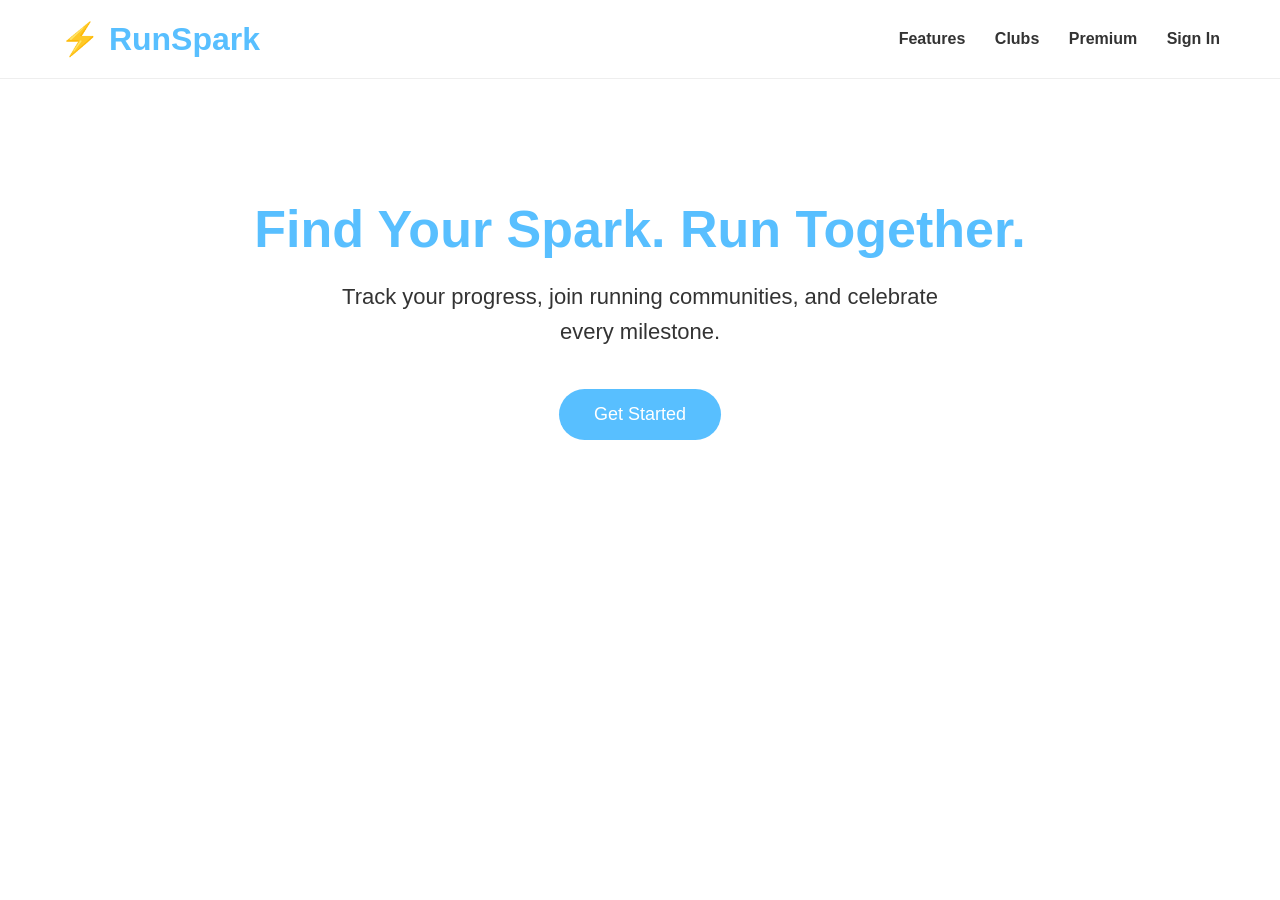
<file: index.html>
<!DOCTYPE html>
<html lang="en">
<head>
    <meta charset="UTF-8">
    <meta name="viewport" content="width=device-width, initial-scale=1.0">
    <title>RunSpark</title>
    <link rel="stylesheet" href="style.css">
</head>

<body>

<header>
    <h1>⚡ RunSpark</h1>

    <nav>
        <a href="#">Features</a>
        <a href="#">Clubs</a>
        <a href="#">Premium</a>
        <a href="login.html">Sign In</a>
    </nav>
</header>

<section class="hero">

    <h2>Find Your Spark. Run Together.</h2>

    <p>
        Track your progress, join running communities,
        and celebrate every milestone.
    </p>

    <a href="signup.html"><button>Get Started</button></a>

</section>

<script>
    // If someone already logged in before, skip straight to the dashboard.
    if (localStorage.getItem('runspark_loggedIn') === 'true') {
        window.location.href = 'dashboard.html';
    }
</script>

</body>
</html>
</file>
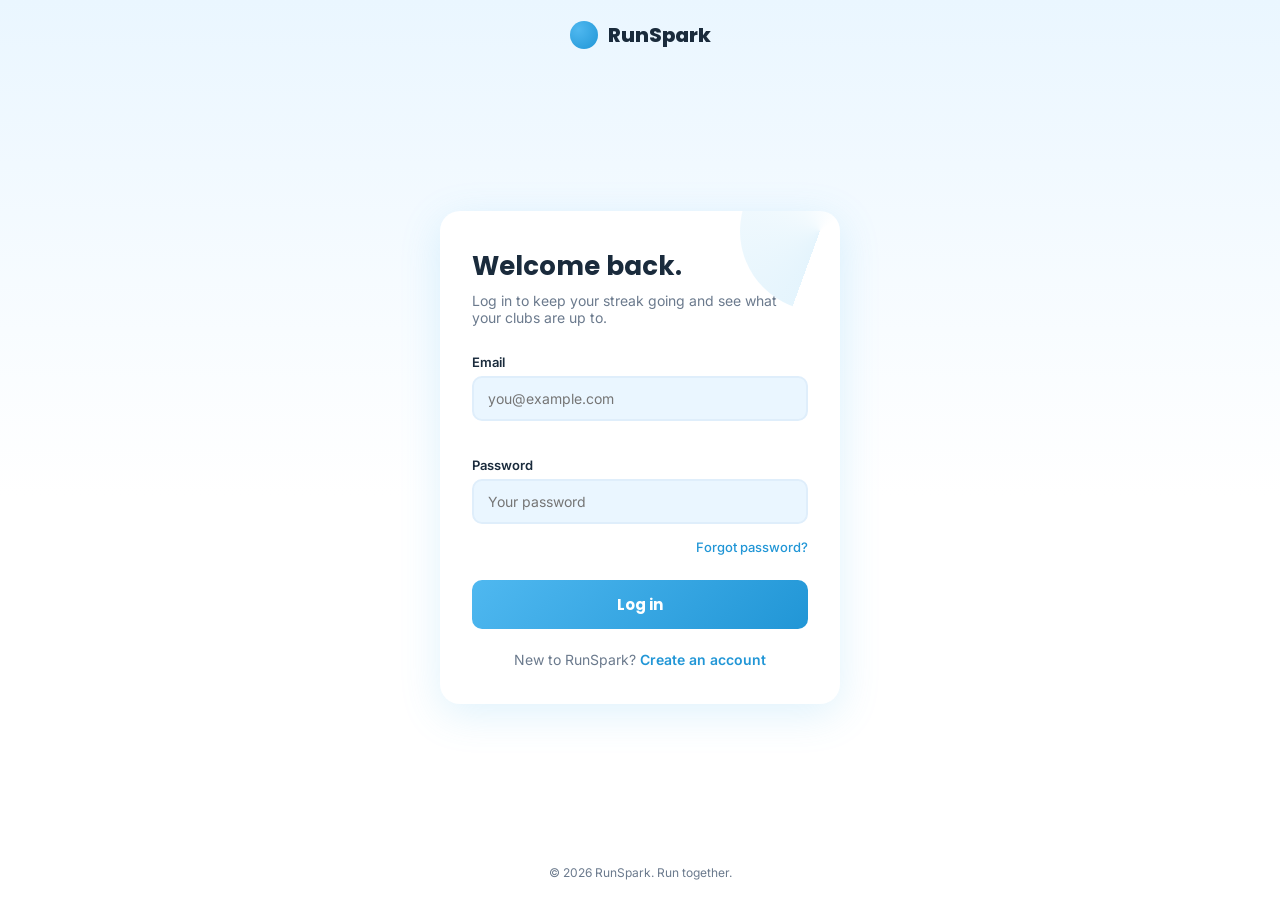
<file: challenges.html>
<!DOCTYPE html>
<html lang="en">
<head>
<meta charset="UTF-8">
<meta name="viewport" content="width=device-width, initial-scale=1.0">
<title>Challenges — RunSpark</title>
<link rel="preconnect" href="https://fonts.googleapis.com">
<link href="https://fonts.googleapis.com/css2?family=Poppins:wght@600;700;800&family=Inter:wght@400;500;600&display=swap" rel="stylesheet">
<style>
  :root {
    --white: #ffffff;
    --sky: #eaf6ff;
    --blue: #4fb8f0;
    --blue-dark: #2196d6;
    --navy: #1a2b3c;
    --gray: #6b7a8d;
    --green: #34b76b;
    --orange: #ff8a3d;
  }

  * { box-sizing: border-box; margin: 0; padding: 0; }

  body {
    font-family: 'Inter', sans-serif;
    background: var(--sky);
    color: var(--navy);
    min-height: 100vh;
  }

  header {
    background: var(--white);
    padding: 14px 24px;
    display: flex;
    align-items: center;
    justify-content: space-between;
    gap: 14px;
    flex-wrap: wrap;
    box-shadow: 0 2px 10px rgba(79, 184, 240, 0.1);
  }

  nav { display: flex; align-items: center; gap: 22px; flex-wrap: wrap; }
  .logo img { height: 34px; width: auto; }
  nav a { text-decoration: none; color: var(--navy); font-weight: 600; font-size: 14px; }
  nav a:hover { color: var(--blue-dark); }
  nav a.active { color: var(--blue-dark); }

  .header-right { display: flex; align-items: center; gap: 16px; }
  .greeting { font-size: 14px; color: var(--gray); }

  .logout-btn {
    background: none;
    border: 2px solid var(--blue);
    color: var(--blue-dark);
    padding: 7px 14px;
    border-radius: 8px;
    font-weight: 600;
    font-size: 13px;
    cursor: pointer;
  }
  .logout-btn:hover { background: var(--sky); }

  main {
    max-width: 960px;
    margin: 0 auto;
    padding: 28px 20px 60px;
  }

  .page-title {
    font-family: 'Poppins', sans-serif;
    font-size: 26px;
    font-weight: 700;
    margin-bottom: 6px;
  }

  .page-subtitle {
    color: var(--gray);
    margin-bottom: 28px;
    font-size: 14px;
  }

  .section { margin-bottom: 36px; }

  .section h2 {
    font-family: 'Poppins', sans-serif;
    font-size: 18px;
    font-weight: 700;
    margin-bottom: 14px;
  }

  .section-sub {
    font-size: 13px;
    color: var(--gray);
    margin-top: -10px;
    margin-bottom: 16px;
  }

  .placeholder-card {
    background: var(--white);
    border-radius: 16px;
    padding: 24px;
    box-shadow: 0 6px 20px rgba(79, 184, 240, 0.12);
    color: var(--gray);
    font-size: 14px;
    text-align: center;
  }

  .challenge-grid {
    display: grid;
    grid-template-columns: repeat(auto-fit, minmax(230px, 1fr));
    gap: 16px;
  }

  .challenge-card {
    background: var(--white);
    border-radius: 16px;
    padding: 20px;
    box-shadow: 0 6px 20px rgba(79, 184, 240, 0.12);
    display: flex;
    flex-direction: column;
    gap: 12px;
  }

  .challenge-top {
    display: flex;
    align-items: center;
    gap: 12px;
  }

  .challenge-icon {
    width: 44px;
    height: 44px;
    border-radius: 12px;
    background: linear-gradient(135deg, var(--blue), var(--blue-dark));
    display: flex;
    align-items: center;
    justify-content: center;
    font-size: 20px;
    flex-shrink: 0;
  }

  .challenge-name {
    font-family: 'Poppins', sans-serif;
    font-weight: 700;
    font-size: 15px;
  }

  .challenge-tag {
    font-size: 11px;
    font-weight: 700;
    padding: 3px 8px;
    border-radius: 6px;
    text-transform: uppercase;
    background: var(--sky);
    color: var(--blue-dark);
    display: inline-block;
    width: fit-content;
  }

  .challenge-desc {
    font-size: 13px;
    color: var(--gray);
  }

  .progress-bar-track {
    background: var(--sky);
    border-radius: 8px;
    height: 10px;
    overflow: hidden;
  }

  .progress-bar-fill {
    background: linear-gradient(90deg, var(--blue), var(--blue-dark));
    height: 100%;
    border-radius: 8px;
  }

  .progress-label {
    font-size: 12px;
    color: var(--gray);
  }

  .join-btn {
    margin-top: auto;
    border: none;
    background: linear-gradient(135deg, var(--blue), var(--blue-dark));
    color: var(--white);
    font-weight: 700;
    font-size: 13px;
    padding: 9px;
    border-radius: 8px;
    cursor: pointer;
  }
  .join-btn:hover { box-shadow: 0 6px 16px rgba(79, 184, 240, 0.35); }

  .badge-grid {
    display: grid;
    grid-template-columns: repeat(auto-fit, minmax(150px, 1fr));
    gap: 14px;
  }

  .badge-info-card {
    background: var(--white);
    border-radius: 16px;
    padding: 18px;
    box-shadow: 0 6px 20px rgba(79, 184, 240, 0.12);
    text-align: center;
  }

  .badge-info-icon {
    width: 56px;
    height: 56px;
    border-radius: 50%;
    background: #dfeefb;
    display: flex;
    align-items: center;
    justify-content: center;
    font-size: 24px;
    margin: 0 auto 10px;
  }

  .badge-info-name {
    font-family: 'Poppins', sans-serif;
    font-weight: 700;
    font-size: 13px;
    margin-bottom: 4px;
  }

  .badge-info-desc {
    font-size: 12px;
    color: var(--gray);
  }
</style>
</head>
<body>

<header>
  <div class="logo">
    <img src="images/runspark-logo.png" alt="RunSpark logo">
  </div>

  <nav>
    <a href="dashboard.html">Dashboard</a>
    <a href="clubs.html">Clubs</a>
    <a href="challenges.html" class="active">Challenges</a>
    <a href="profile.html">Profile</a>
    <a href="premium.html">Premium</a>
    <a href="settings.html">Settings</a>
  </nav>

  <div class="header-right">
    <span class="greeting" id="greeting">Welcome back!</span>
    <button class="logout-btn" id="logoutBtn">Log out</button>
  </div>
</header>

<main>
  <div class="page-title">Challenges</div>
  <div class="page-subtitle">Join a challenge to stay motivated, or just keep running and earn badges automatically.</div>

  <div class="section">
    <h2>My Challenges</h2>
    <div class="placeholder-card">You haven't joined any challenges yet. Browse some below to get started!</div>
  </div>

  <div class="section">
    <h2>Joinable Challenges</h2>
    <div class="section-sub">Set a goal and track your progress toward it.</div>
    <div class="challenge-grid">

      <div class="challenge-card">
        <div class="challenge-top">
          <div class="challenge-icon">📅</div>
          <div>
            <div class="challenge-name">Weekly Warrior</div>
            <span class="challenge-tag">Weekly</span>
          </div>
        </div>
        <div class="challenge-desc">Run 10 miles this week.</div>
        <div class="progress-bar-track"><div class="progress-bar-fill" style="width: 0%;"></div></div>
        <div class="progress-label">0 / 10 miles</div>
        <button class="join-btn">Join Challenge</button>
      </div>

      <div class="challenge-card">
        <div class="challenge-top">
          <div class="challenge-icon">🗓️</div>
          <div>
            <div class="challenge-name">Monthly Momentum</div>
            <span class="challenge-tag">Monthly</span>
          </div>
        </div>
        <div class="challenge-desc">Run 40 miles this month.</div>
        <div class="progress-bar-track"><div class="progress-bar-fill" style="width: 0%;"></div></div>
        <div class="progress-label">0 / 40 miles</div>
        <button class="join-btn">Join Challenge</button>
      </div>

      <div class="challenge-card">
        <div class="challenge-top">
          <div class="challenge-icon">☀️</div>
          <div>
            <div class="challenge-name">Summer Spark</div>
            <span class="challenge-tag">Seasonal</span>
          </div>
        </div>
        <div class="challenge-desc">Run 100 miles before school starts.</div>
        <div class="progress-bar-track"><div class="progress-bar-fill" style="width: 0%;"></div></div>
        <div class="progress-label">0 / 100 miles</div>
        <button class="join-btn">Join Challenge</button>
      </div>

    </div>
  </div>

  <div class="section">
    <h2>Automatic Badges</h2>
    <div class="section-sub">These badges are earned automatically just from running — no need to join anything.</div>
    <div class="badge-grid">
      <div class="badge-info-card">
        <div class="badge-info-icon">🏁</div>
        <div class="badge-info-name">First Race</div>
        <div class="badge-info-desc">Complete your first official race</div>
      </div>
      <div class="badge-info-card">
        <div class="badge-info-icon">🔥</div>
        <div class="badge-info-name">Streaks</div>
        <div class="badge-info-desc">Run several days or weeks in a row</div>
      </div>
      <div class="badge-info-card">
        <div class="badge-info-icon">🏆</div>
        <div class="badge-info-name">Milestones</div>
        <div class="badge-info-desc">Hit big lifetime mile markers</div>
      </div>
      <div class="badge-info-card">
        <div class="badge-info-icon">⭐</div>
        <div class="badge-info-name">Lifetime Miles</div>
        <div class="badge-info-desc">Total distance run over time</div>
      </div>
    </div>
  </div>

</main>

<script>
  const isLoggedIn = localStorage.getItem('runspark_loggedIn') === 'true';
  if (!isLoggedIn) {
    window.location.href = 'login.html';
  }

  const name = localStorage.getItem('runspark_name');
  if (name) {
    document.getElementById('greeting').textContent = 'Hi, ' + name;
  }

  document.getElementById('logoutBtn').addEventListener('click', function () {
    localStorage.removeItem('runspark_loggedIn');
    localStorage.removeItem('runspark_name');
    window.location.href = 'index.html';
  });

  document.querySelectorAll('.join-btn').forEach(function (btn) {
    btn.addEventListener('click', function () {
      alert('Joining challenges will work once we connect a real backend. For now, this is just a preview!');
    });
  });
</script>

</body>
</html>
</file>
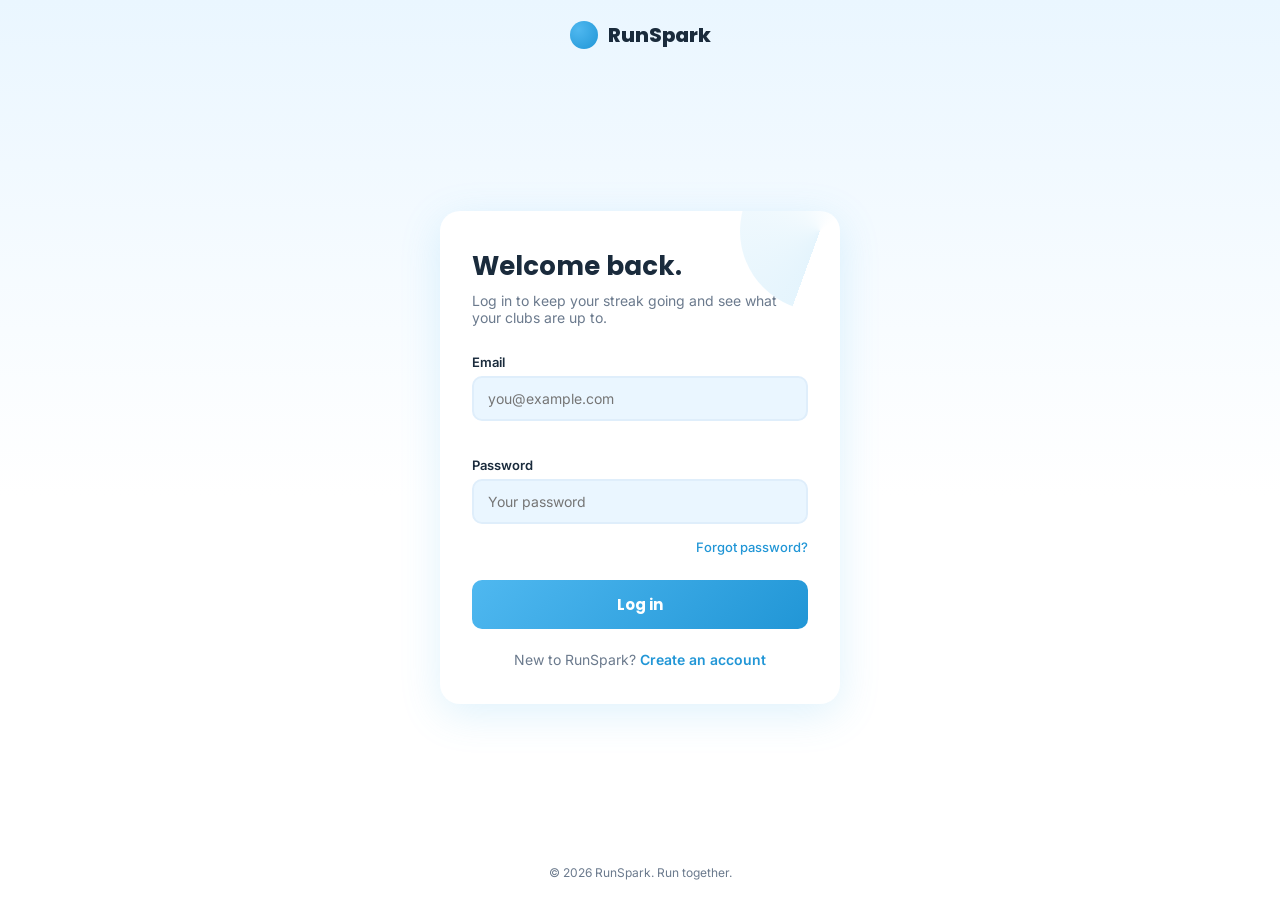
<file: clubs.html>
<!DOCTYPE html>
<html lang="en">
<head>
<meta charset="UTF-8">
<meta name="viewport" content="width=device-width, initial-scale=1.0">
<title>Clubs — RunSpark</title>
<link rel="preconnect" href="https://fonts.googleapis.com">
<link href="https://fonts.googleapis.com/css2?family=Poppins:wght@600;700;800&family=Inter:wght@400;500;600&display=swap" rel="stylesheet">
<style>
  :root {
    --white: #ffffff;
    --sky: #eaf6ff;
    --blue: #4fb8f0;
    --blue-dark: #2196d6;
    --navy: #1a2b3c;
    --gray: #6b7a8d;
    --green: #34b76b;
  }

  * { box-sizing: border-box; margin: 0; padding: 0; }

  body {
    font-family: 'Inter', sans-serif;
    background: var(--sky);
    color: var(--navy);
    min-height: 100vh;
  }

  header {
    background: var(--white);
    padding: 14px 24px;
    display: flex;
    align-items: center;
    justify-content: space-between;
    gap: 14px;
    flex-wrap: wrap;
    box-shadow: 0 2px 10px rgba(79, 184, 240, 0.1);
  }

  .logo img {
    height: 34px;
    width: auto;
  }

  nav {
    display: flex;
    align-items: center;
    gap: 22px;
    flex-wrap: wrap;
  }

  nav a {
    text-decoration: none;
    color: var(--navy);
    font-weight: 600;
    font-size: 14px;
  }

  nav a:hover { color: var(--blue-dark); }
  nav a.active { color: var(--blue-dark); }

  .header-right {
    display: flex;
    align-items: center;
    gap: 16px;
  }

  .greeting { font-size: 14px; color: var(--gray); }

  .logout-btn {
    background: none;
    border: 2px solid var(--blue);
    color: var(--blue-dark);
    padding: 7px 14px;
    border-radius: 8px;
    font-weight: 600;
    font-size: 13px;
    cursor: pointer;
  }

  .logout-btn:hover { background: var(--sky); }

  main {
    max-width: 960px;
    margin: 0 auto;
    padding: 28px 20px 60px;
  }

  .page-title {
    font-family: 'Poppins', sans-serif;
    font-size: 26px;
    font-weight: 700;
    margin-bottom: 6px;
  }

  .page-subtitle {
    color: var(--gray);
    margin-bottom: 28px;
    font-size: 14px;
  }

  .section {
    margin-bottom: 36px;
  }

  .section-header {
    display: flex;
    align-items: center;
    justify-content: space-between;
    margin-bottom: 14px;
  }

  .section-header h2 {
    font-family: 'Poppins', sans-serif;
    font-size: 18px;
    font-weight: 700;
  }

  .placeholder-card {
    background: var(--white);
    border-radius: 16px;
    padding: 24px;
    box-shadow: 0 6px 20px rgba(79, 184, 240, 0.12);
    color: var(--gray);
    font-size: 14px;
    text-align: center;
  }

  .club-grid {
    display: grid;
    grid-template-columns: repeat(auto-fit, minmax(230px, 1fr));
    gap: 16px;
  }

  .club-card {
    background: var(--white);
    border-radius: 16px;
    padding: 20px;
    box-shadow: 0 6px 20px rgba(79, 184, 240, 0.12);
    display: flex;
    flex-direction: column;
    gap: 10px;
  }

  .club-card-top {
    display: flex;
    align-items: center;
    gap: 12px;
  }

  .club-icon {
    width: 44px;
    height: 44px;
    border-radius: 12px;
    background: linear-gradient(135deg, var(--blue), var(--blue-dark));
    display: flex;
    align-items: center;
    justify-content: center;
    font-size: 20px;
    flex-shrink: 0;
  }

  .club-name {
    font-family: 'Poppins', sans-serif;
    font-weight: 700;
    font-size: 15px;
  }

  .club-badges {
    display: flex;
    gap: 6px;
    flex-wrap: wrap;
  }

  .club-badge {
    font-size: 11px;
    font-weight: 700;
    padding: 3px 8px;
    border-radius: 6px;
    text-transform: uppercase;
    letter-spacing: 0.02em;
  }

  .club-badge.official { background: #e6f0ff; color: var(--blue-dark); }
  .club-badge.friends { background: #fff0e0; color: #c9781f; }
  .club-badge.public { background: #e8f9ee; color: var(--green); }
  .club-badge.private { background: #f1eefb; color: #7a58c9; }

  .club-meta {
    font-size: 13px;
    color: var(--gray);
  }

  .join-btn {
    margin-top: auto;
    border: none;
    background: linear-gradient(135deg, var(--blue), var(--blue-dark));
    color: var(--white);
    font-weight: 700;
    font-size: 13px;
    padding: 9px;
    border-radius: 8px;
    cursor: pointer;
  }

  .join-btn:hover { box-shadow: 0 6px 16px rgba(79, 184, 240, 0.35); }

  .join-btn.locked {
    background: var(--sky);
    color: var(--gray);
    cursor: not-allowed;
  }

  .create-form {
    background: var(--white);
    border-radius: 16px;
    padding: 24px;
    box-shadow: 0 6px 20px rgba(79, 184, 240, 0.12);
    display: flex;
    flex-direction: column;
    gap: 16px;
  }

  .form-row {
    display: flex;
    gap: 16px;
    flex-wrap: wrap;
  }

  .form-group {
    flex: 1;
    min-width: 200px;
  }

  label {
    font-size: 13px;
    font-weight: 600;
    margin-bottom: 6px;
    display: block;
  }

  input[type="text"], select {
    width: 100%;
    padding: 11px 12px;
    border: 2px solid #dfeefb;
    border-radius: 10px;
    font-family: 'Inter', sans-serif;
    font-size: 14px;
    background: var(--sky);
    color: var(--navy);
  }

  input[type="text"]:focus, select:focus {
    outline: none;
    border-color: var(--blue);
    background: var(--white);
  }

  .visibility-options {
    display: flex;
    gap: 12px;
  }

  .visibility-option {
    flex: 1;
    border: 2px solid #dfeefb;
    border-radius: 10px;
    padding: 12px;
    text-align: center;
    cursor: pointer;
    font-size: 13px;
    font-weight: 600;
    color: var(--gray);
  }

  .visibility-option.selected {
    border-color: var(--blue);
    background: var(--sky);
    color: var(--blue-dark);
  }

  .create-btn {
    border: none;
    background: linear-gradient(135deg, var(--blue), var(--blue-dark));
    color: var(--white);
    font-family: 'Poppins', sans-serif;
    font-weight: 700;
    font-size: 15px;
    padding: 13px;
    border-radius: 10px;
    cursor: pointer;
  }

  .create-btn:hover { box-shadow: 0 6px 18px rgba(79, 184, 240, 0.4); }

  .note {
    font-size: 12px;
    color: var(--gray);
    text-align: center;
  }
</style>
</head>
<body>

<header>
  <div class="logo">
    <img src="images/runspark-logo.png" alt="RunSpark logo">
  </div>

  <nav>
    <a href="dashboard.html">Dashboard</a>
    <a href="clubs.html" class="active">Clubs</a>
    <a href="challenges.html">Challenges</a>
    <a href="profile.html">Profile</a>
    <a href="premium.html">Premium</a>
    <a href="settings.html">Settings</a>
  </nav>

  <div class="header-right">
    <span class="greeting" id="greeting">Welcome back!</span>
    <button class="logout-btn" id="logoutBtn">Log out</button>
  </div>
</header>

<main>
  <div class="page-title">Clubs</div>
  <div class="page-subtitle">Join a club, discover new ones nearby, or start your own.</div>

  <div class="section">
    <div class="section-header">
      <h2>My Clubs</h2>
    </div>
    <div class="placeholder-card">You're not in a club yet. Join one below, or create your own!</div>
  </div>

  <div class="section">
    <div class="section-header">
      <h2>Discover Clubs</h2>
    </div>
    <div class="club-grid">

      <div class="club-card">
        <div class="club-card-top">
          <div class="club-icon">🏫</div>
          <div>
            <div class="club-name">Lakeshore Middle School</div>
            <div class="club-badges">
              <span class="club-badge official">Official</span>
              <span class="club-badge public">Public</span>
            </div>
          </div>
        </div>
        <div class="club-meta">142 members · Coach-led</div>
        <button class="join-btn">Join Club</button>
      </div>

      <div class="club-card">
        <div class="club-card-top">
          <div class="club-icon">⚡</div>
          <div>
            <div class="club-name">Thunder Track Club</div>
            <div class="club-badges">
              <span class="club-badge official">Official</span>
              <span class="club-badge public">Public</span>
            </div>
          </div>
        </div>
        <div class="club-meta">89 members · Youth running org</div>
        <button class="join-btn">Join Club</button>
      </div>

      <div class="club-card">
        <div class="club-card-top">
          <div class="club-icon">👟</div>
          <div>
            <div class="club-name">Neighborhood Milers</div>
            <div class="club-badges">
              <span class="club-badge friends">Friends</span>
              <span class="club-badge public">Public</span>
            </div>
          </div>
        </div>
        <div class="club-meta">12 members · Casual runners</div>
        <button class="join-btn">Join Club</button>
      </div>

      <div class="club-card">
        <div class="club-card-top">
          <div class="club-icon">🔒</div>
          <div>
            <div class="club-name">Sanders Family Squad</div>
            <div class="club-badges">
              <span class="club-badge friends">Friends</span>
              <span class="club-badge private">Private</span>
            </div>
          </div>
        </div>
        <div class="club-meta">5 members · Invite only</div>
        <button class="join-btn locked" disabled>Invite Required</button>
      </div>

    </div>
  </div>

  <div class="section">
    <div class="section-header">
      <h2>Create a Club</h2>
    </div>

    <form class="create-form" id="createClubForm">
      <div class="form-row">
        <div class="form-group">
          <label for="clubName">Club name</label>
          <input type="text" id="clubName" placeholder="e.g. Riverside Runners" required>
        </div>
        <div class="form-group">
          <label for="clubType">Club type</label>
          <select id="clubType">
            <option value="friends">Friends Club</option>
            <option value="official">Official Club (school/coach/org)</option>
          </select>
        </div>
      </div>

      <div class="form-group">
        <label>Visibility</label>
        <div class="visibility-options">
          <div class="visibility-option selected" data-value="public" id="publicOption">🌐 Public</div>
          <div class="visibility-option" data-value="private" id="privateOption">🔒 Private (invite only)</div>
        </div>
      </div>

      <button type="submit" class="create-btn">Create Club</button>
      <div class="note">Under-13 members always need parent approval and an invite to join any club, regardless of these settings.</div>
    </form>
  </div>

</main>

<script>
  const isLoggedIn = localStorage.getItem('runspark_loggedIn') === 'true';
  if (!isLoggedIn) {
    window.location.href = 'login.html';
  }

  const name = localStorage.getItem('runspark_name');
  if (name) {
    document.getElementById('greeting').textContent = 'Hi, ' + name;
  }

  document.getElementById('logoutBtn').addEventListener('click', function () {
    localStorage.removeItem('runspark_loggedIn');
    localStorage.removeItem('runspark_name');
    window.location.href = 'index.html';
  });

  document.querySelectorAll('.join-btn:not(.locked)').forEach(function (btn) {
    btn.addEventListener('click', function () {
      alert('Joining clubs will work once we connect a real backend. For now, this is just a preview!');
    });
  });

  const publicOption = document.getElementById('publicOption');
  const privateOption = document.getElementById('privateOption');
  publicOption.addEventListener('click', function () {
    publicOption.classList.add('selected');
    privateOption.classList.remove('selected');
  });
  privateOption.addEventListener('click', function () {
    privateOption.classList.add('selected');
    publicOption.classList.remove('selected');
  });

  document.getElementById('createClubForm').addEventListener('submit', function (e) {
    e.preventDefault();
    const clubName = document.getElementById('clubName').value.trim();
    if (!clubName) return;
    alert('Creating "' + clubName + '"! (Placeholder — this will save for real once we connect a backend.)');
    this.reset();
    publicOption.classList.add('selected');
    privateOption.classList.remove('selected');
  });
</script>

</body>
</html>
</file>
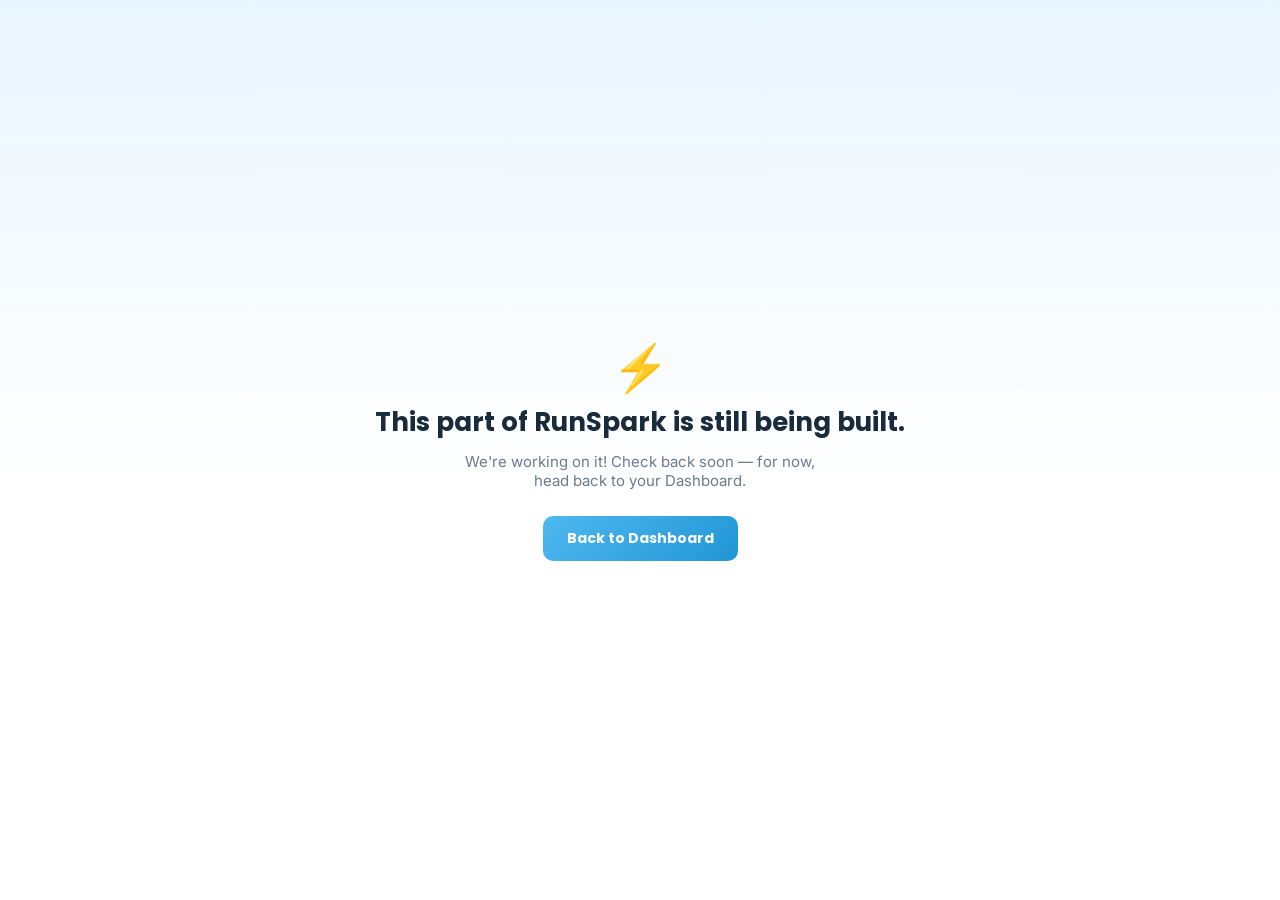
<file: coming-soon.html>
<!DOCTYPE html>
<html lang="en">
<head>
<meta charset="UTF-8">
<meta name="viewport" content="width=device-width, initial-scale=1.0">
<title>Coming Soon — RunSpark</title>
<link rel="preconnect" href="https://fonts.googleapis.com">
<link href="https://fonts.googleapis.com/css2?family=Poppins:wght@600;700;800&family=Inter:wght@400;500;600&display=swap" rel="stylesheet">
<style>
  :root {
    --white: #ffffff;
    --sky: #eaf6ff;
    --blue: #4fb8f0;
    --blue-dark: #2196d6;
    --navy: #1a2b3c;
    --gray: #6b7a8d;
  }

  * { box-sizing: border-box; margin: 0; padding: 0; }

  body {
    font-family: 'Inter', sans-serif;
    background: linear-gradient(180deg, var(--sky) 0%, var(--white) 55%);
    color: var(--navy);
    min-height: 100vh;
    display: flex;
    flex-direction: column;
    align-items: center;
    justify-content: center;
    text-align: center;
    padding: 20px;
  }

  .spark {
    font-size: 46px;
    margin-bottom: 8px;
  }

  h1 {
    font-family: 'Poppins', sans-serif;
    font-size: 26px;
    font-weight: 700;
    margin-bottom: 10px;
  }

  p {
    color: var(--gray);
    font-size: 15px;
    max-width: 360px;
    margin-bottom: 26px;
  }

  a.back-btn {
    text-decoration: none;
    background: linear-gradient(135deg, var(--blue), var(--blue-dark));
    color: var(--white);
    font-family: 'Poppins', sans-serif;
    font-weight: 700;
    font-size: 14px;
    padding: 12px 24px;
    border-radius: 10px;
  }

  a.back-btn:hover {
    box-shadow: 0 6px 18px rgba(79, 184, 240, 0.4);
  }
</style>
</head>
<body>
  <div class="spark">⚡</div>
  <h1>This part of RunSpark is still being built.</h1>
  <p>We're working on it! Check back soon — for now, head back to your Dashboard.</p>
  <a class="back-btn" href="dashboard.html">Back to Dashboard</a>
</body>
</html>
</file>
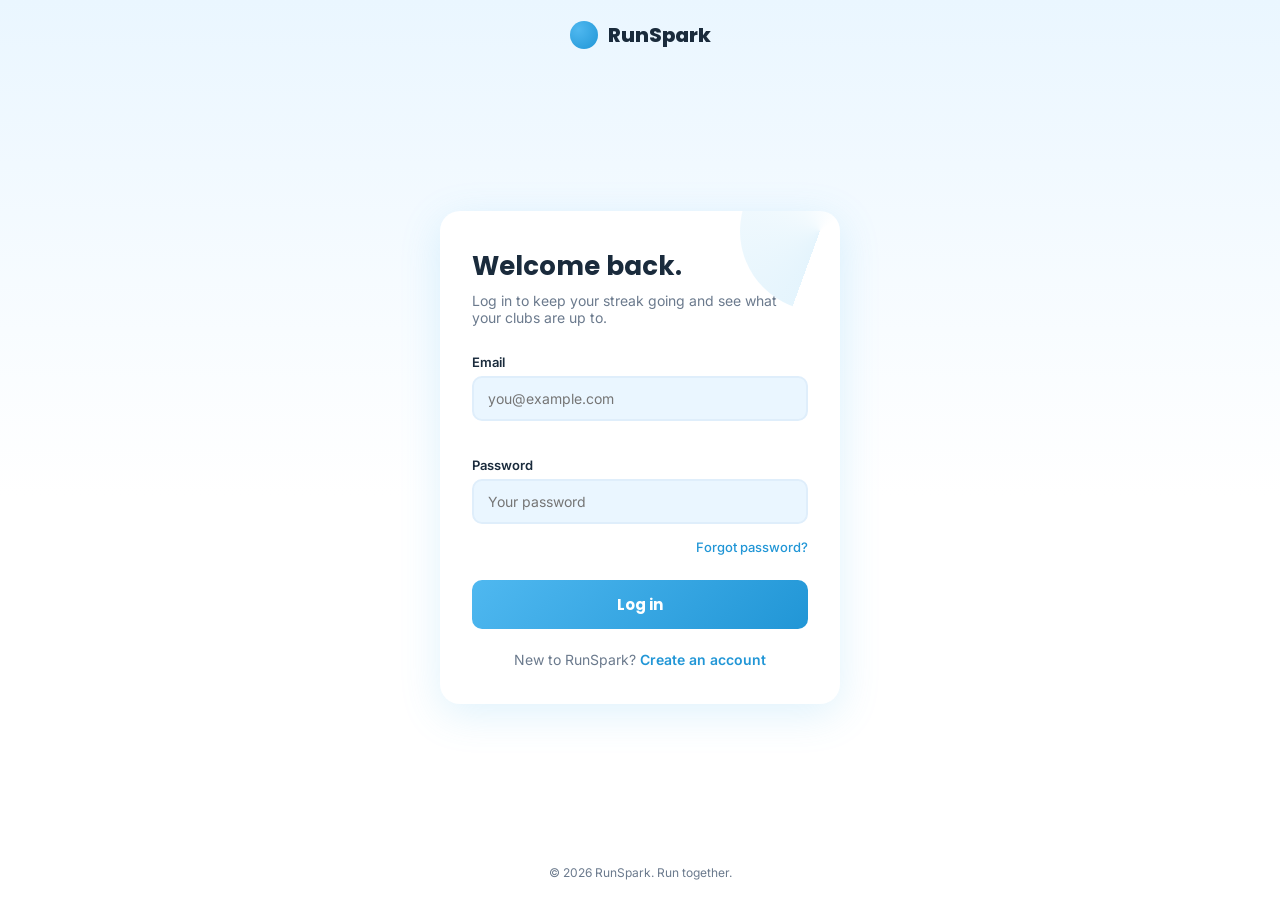
<file: dashboard.html>
<!DOCTYPE html>
<html lang="en">
<head>
<meta charset="UTF-8">
<meta name="viewport" content="width=device-width, initial-scale=1.0">
<title>Dashboard — RunSpark</title>
<link rel="preconnect" href="https://fonts.googleapis.com">
<link href="https://fonts.googleapis.com/css2?family=Poppins:wght@600;700;800&family=Inter:wght@400;500;600&display=swap" rel="stylesheet">
<style>
  :root {
    --white: #ffffff;
    --sky: #eaf6ff;
    --blue: #4fb8f0;
    --blue-dark: #2196d6;
    --navy: #1a2b3c;
    --gray: #6b7a8d;
  }

  * { box-sizing: border-box; margin: 0; padding: 0; }

  body {
    font-family: 'Inter', sans-serif;
    background: var(--sky);
    color: var(--navy);
    min-height: 100vh;
  }

  header {
    background: var(--white);
    padding: 14px 24px;
    display: flex;
    align-items: center;
    justify-content: space-between;
    gap: 14px;
    flex-wrap: wrap;
    box-shadow: 0 2px 10px rgba(79, 184, 240, 0.1);
  }

  nav {
    flex-wrap: wrap;
  }

  .logo img {
    height: 34px;
    width: auto;
  }

  nav {
    display: flex;
    align-items: center;
    gap: 22px;
  }

  nav a {
    text-decoration: none;
    color: var(--navy);
    font-weight: 600;
    font-size: 14px;
  }

  nav a:hover {
    color: var(--blue-dark);
  }

  nav a.active {
    color: var(--blue-dark);
  }

  .header-right {
    display: flex;
    align-items: center;
    gap: 16px;
  }

  .greeting {
    font-size: 14px;
    color: var(--gray);
  }

  .logout-btn {
    background: none;
    border: 2px solid var(--blue);
    color: var(--blue-dark);
    padding: 7px 14px;
    border-radius: 8px;
    font-family: 'Inter', sans-serif;
    font-weight: 600;
    font-size: 13px;
    cursor: pointer;
  }

  .logout-btn:hover {
    background: var(--sky);
  }

  main {
    max-width: 960px;
    margin: 0 auto;
    padding: 28px 20px 60px;
  }

  .athlete-card {
    background: var(--white);
    border-radius: 20px;
    padding: 28px;
    box-shadow: 0 8px 30px rgba(79, 184, 240, 0.15);
    margin-bottom: 24px;
  }

  .athlete-top {
    display: flex;
    align-items: center;
    gap: 20px;
    flex-wrap: wrap;
    margin-bottom: 24px;
  }

  .avatar {
    width: 84px;
    height: 84px;
    border-radius: 50%;
    background: linear-gradient(135deg, var(--blue), var(--blue-dark));
    display: flex;
    align-items: center;
    justify-content: center;
    color: var(--white);
    font-family: 'Poppins', sans-serif;
    font-weight: 800;
    font-size: 30px;
    flex-shrink: 0;
    border: 3px solid var(--sky);
  }

  .athlete-info h2 {
    font-family: 'Poppins', sans-serif;
    font-size: 22px;
    font-weight: 700;
  }

  .athlete-info .club {
    color: var(--blue-dark);
    font-weight: 600;
    font-size: 14px;
    margin-top: 4px;
  }

  .athlete-tags {
    display: flex;
    gap: 8px;
    margin-top: 8px;
    flex-wrap: wrap;
  }

  .tag {
    background: var(--sky);
    color: var(--gray);
    font-size: 12px;
    font-weight: 600;
    padding: 5px 10px;
    border-radius: 8px;
  }

  .highlight-row {
    display: grid;
    grid-template-columns: repeat(auto-fit, minmax(180px, 1fr));
    gap: 14px;
    margin-bottom: 20px;
  }

  .highlight-card {
    background: var(--sky);
    border-radius: 14px;
    padding: 16px;
  }

  .highlight-card .h-label {
    font-size: 11px;
    font-weight: 700;
    color: var(--gray);
    text-transform: uppercase;
    letter-spacing: 0.03em;
    margin-bottom: 6px;
  }

  .highlight-card .h-value {
    font-family: 'Poppins', sans-serif;
    font-weight: 700;
    font-size: 16px;
  }

  .stats-grid {
    display: grid;
    grid-template-columns: repeat(auto-fit, minmax(140px, 1fr));
    gap: 14px;
    margin-bottom: 18px;
  }

  .stat-card {
    background: var(--sky);
    border-radius: 14px;
    padding: 18px;
    text-align: center;
  }

  .stat-card .stat-label {
    font-size: 12px;
    color: var(--gray);
    font-weight: 600;
    margin-bottom: 6px;
  }

  .stat-card .stat-value {
    font-family: 'Poppins', sans-serif;
    font-size: 26px;
    font-weight: 800;
    color: var(--navy);
  }

  .footer-stats {
    display: flex;
    justify-content: space-between;
    flex-wrap: wrap;
    gap: 12px;
    padding-top: 14px;
    border-top: 1px solid var(--sky);
    font-size: 13px;
    color: var(--gray);
  }

  .footer-stats strong {
    display: block;
    color: var(--navy);
    font-size: 14px;
  }

  .section {
    margin-top: 28px;
  }

  .section h2 {
    font-family: 'Poppins', sans-serif;
    font-size: 18px;
    font-weight: 700;
    margin-bottom: 14px;
  }

  .placeholder-card {
    background: var(--white);
    border-radius: 16px;
    padding: 24px;
    box-shadow: 0 6px 20px rgba(79, 184, 240, 0.12);
    color: var(--gray);
    font-size: 14px;
    text-align: center;
  }

  .badges-row {
    display: flex;
    gap: 12px;
    flex-wrap: wrap;
  }

  .badge {
    width: 60px;
    height: 60px;
    border-radius: 50%;
    background: #dfeefb;
    display: flex;
    align-items: center;
    justify-content: center;
    font-size: 22px;
    opacity: 0.6;
  }

  @media (max-width: 480px) {
    .athlete-info h2 { font-size: 19px; }
  }
</style>
</head>
<body>

<header>
  <div class="logo">
    <img src="images/runspark-logo.png" alt="RunSpark logo">
  </div>

  <nav>
    <a href="dashboard.html" class="active">Dashboard</a>
    <a href="clubs.html">Clubs</a>
    <a href="challenges.html">Challenges</a>
    <a href="profile.html">Profile</a>
    <a href="premium.html">Premium</a>
    <a href="settings.html">Settings</a>
  </nav>

  <div class="header-right">
    <span class="greeting" id="greeting">Welcome back!</span>
    <button class="logout-btn" id="logoutBtn">Log out</button>
  </div>
</header>

<main>

  <div class="athlete-card">
    <div class="athlete-top">
      <div class="avatar" id="avatarInitials">AR</div>
      <div class="athlete-info">
        <h2 id="athleteName">Alex Runner</h2>
        <div class="club">🏃 Thunder Track Club</div>
        <div class="athlete-tags">
          <span class="tag">📍 Your City</span>
          <span class="tag">🎽 Runner</span>
        </div>
      </div>
    </div>

    <div class="highlight-row">
      <div class="highlight-card">
        <div class="h-label">Latest badge</div>
        <div class="h-value">⭐ Summer Runner</div>
      </div>
      <div class="highlight-card">
        <div class="h-label">Run streak</div>
        <div class="h-value">🔥 0 weeks — get started!</div>
      </div>
      <div class="highlight-card">
        <div class="h-label">Badges earned</div>
        <div class="h-value">🏅 0</div>
      </div>
    </div>

    <div class="stats-grid">
      <div class="stat-card">
        <div class="stat-label">Total miles</div>
        <div class="stat-value">0.0</div>
      </div>
      <div class="stat-card">
        <div class="stat-label">Total runs</div>
        <div class="stat-value">0</div>
      </div>
      <div class="stat-card">
        <div class="stat-label">Run streak</div>
        <div class="stat-value">0</div>
      </div>
      <div class="stat-card">
        <div class="stat-label">Longest streak</div>
        <div class="stat-value">0</div>
      </div>
    </div>

    <div class="footer-stats">
      <div><strong>—</strong>Average distance</div>
      <div><strong>—</strong>Favorite distance</div>
      <div><strong>—</strong>Weekly goal</div>
      <div><strong>—</strong>Region</div>
    </div>
  </div>

  <div class="section">
    <h2>Challenges</h2>
    <div class="placeholder-card">You haven't joined a challenge yet. Once challenges are built, they'll show up here.</div>
  </div>

  <div class="section">
    <h2>Badges</h2>
    <div class="badges-row">
      <div class="badge">🏅</div>
      <div class="badge">🏅</div>
      <div class="badge">🏅</div>
    </div>
  </div>

  <div class="section">
    <h2>Your clubs</h2>
    <div class="placeholder-card">You're not in a club yet. Once clubs are built, they'll show up here.</div>
  </div>

</main>

<script>
  const isLoggedIn = localStorage.getItem('runspark_loggedIn') === 'true';
  if (!isLoggedIn) {
    window.location.href = 'login.html';
  }

  const name = localStorage.getItem('runspark_name');
  if (name) {
    document.getElementById('greeting').textContent = 'Hi, ' + name;
    document.getElementById('athleteName').textContent = name;

    const initials = name.trim().split(' ').map(function (n) { return n[0]; }).join('').slice(0, 2).toUpperCase();
    document.getElementById('avatarInitials').textContent = initials;
  }

  document.getElementById('logoutBtn').addEventListener('click', function () {
    localStorage.removeItem('runspark_loggedIn');
    localStorage.removeItem('runspark_name');
    window.location.href = 'index.html';
  });
</script>

</body>
</html>
</file>
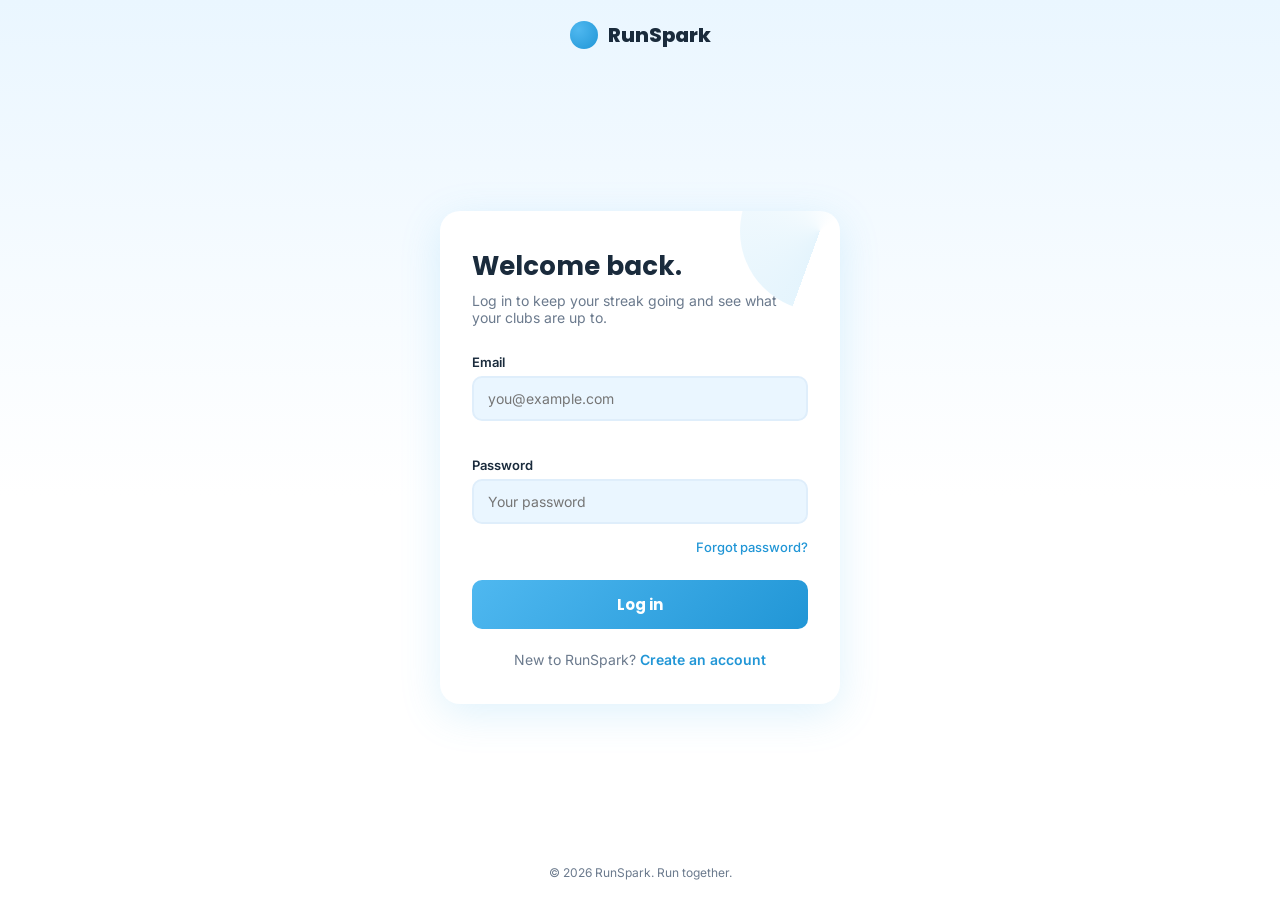
<file: login.html>
<!DOCTYPE html>
<html lang="en">
<head>
<meta charset="UTF-8">
<meta name="viewport" content="width=device-width, initial-scale=1.0">
<title>Log In — RunSpark</title>
<link rel="preconnect" href="https://fonts.googleapis.com">
<link href="https://fonts.googleapis.com/css2?family=Poppins:wght@600;700;800&family=Inter:wght@400;500;600&display=swap" rel="stylesheet">
<style>
  :root {
    --white: #ffffff;
    --sky: #eaf6ff;
    --blue: #4fb8f0;
    --blue-dark: #2196d6;
    --navy: #1a2b3c;
    --gray: #6b7a8d;
    --error: #e0554f;
  }

  * { box-sizing: border-box; margin: 0; padding: 0; }

  body {
    font-family: 'Inter', sans-serif;
    background: linear-gradient(180deg, var(--sky) 0%, var(--white) 55%);
    color: var(--navy);
    min-height: 100vh;
    display: flex;
    flex-direction: column;
    align-items: center;
  }

  header {
    width: 100%;
    padding: 20px 24px;
    display: flex;
    align-items: center;
    justify-content: center;
    gap: 10px;
  }

  header .logo-mark {
    width: 28px;
    height: 28px;
    border-radius: 50%;
    background: radial-gradient(circle at 30% 30%, var(--blue), var(--blue-dark));
  }

  header .logo-text {
    font-family: 'Poppins', sans-serif;
    font-weight: 800;
    font-size: 20px;
    color: var(--navy);
  }

  main {
    flex: 1;
    display: flex;
    align-items: center;
    justify-content: center;
    width: 100%;
    padding: 20px;
  }

  .card {
    background: var(--white);
    width: 100%;
    max-width: 400px;
    border-radius: 20px;
    padding: 36px 32px;
    box-shadow: 0 10px 40px rgba(79, 184, 240, 0.18);
    position: relative;
    overflow: hidden;
  }

  .card::before {
    content: "";
    position: absolute;
    top: -60px;
    right: -60px;
    width: 160px;
    height: 160px;
    border-radius: 50%;
    background: conic-gradient(from 200deg, var(--blue), transparent 60%);
    opacity: 0.15;
  }

  .card h1 {
    font-family: 'Poppins', sans-serif;
    font-size: 26px;
    font-weight: 700;
    margin-bottom: 6px;
    position: relative;
  }

  .card p.subtitle {
    color: var(--gray);
    font-size: 14px;
    margin-bottom: 28px;
    position: relative;
  }

  form {
    display: flex;
    flex-direction: column;
    gap: 16px;
    position: relative;
  }

  label {
    font-size: 13px;
    font-weight: 600;
    color: var(--navy);
    margin-bottom: 6px;
    display: block;
  }

  input {
    width: 100%;
    padding: 12px 14px;
    border: 2px solid #dfeefb;
    border-radius: 10px;
    font-family: 'Inter', sans-serif;
    font-size: 14px;
    color: var(--navy);
    background: var(--sky);
    transition: border-color 0.15s ease;
  }

  input:focus {
    outline: none;
    border-color: var(--blue);
    background: var(--white);
  }

  .field-error {
    font-size: 12px;
    color: var(--error);
    min-height: 16px;
    margin-top: 4px;
  }

  .forgot-link {
    text-align: right;
    margin-top: -8px;
  }

  .forgot-link a {
    font-size: 13px;
    color: var(--blue-dark);
    text-decoration: none;
    font-weight: 500;
  }

  .forgot-link a:hover {
    text-decoration: underline;
  }

  .submit-btn {
    margin-top: 8px;
    width: 100%;
    padding: 13px;
    border: none;
    border-radius: 10px;
    background: linear-gradient(135deg, var(--blue), var(--blue-dark));
    color: var(--white);
    font-family: 'Poppins', sans-serif;
    font-weight: 700;
    font-size: 15px;
    cursor: pointer;
    transition: transform 0.1s ease, box-shadow 0.15s ease;
  }

  .submit-btn:hover {
    box-shadow: 0 6px 18px rgba(79, 184, 240, 0.4);
    transform: translateY(-1px);
  }

  .switch-link {
    text-align: center;
    font-size: 14px;
    color: var(--gray);
    margin-top: 22px;
    position: relative;
  }

  .switch-link a {
    color: var(--blue-dark);
    font-weight: 600;
    text-decoration: none;
  }

  .switch-link a:hover {
    text-decoration: underline;
  }

  footer {
    padding: 20px;
    font-size: 12px;
    color: var(--gray);
  }

  @media (max-width: 480px) {
    .card { padding: 28px 22px; border-radius: 16px; }
    .card h1 { font-size: 22px; }
  }
</style>
</head>
<body>

<header>
  <div class="logo-mark"></div>
  <div class="logo-text">RunSpark</div>
</header>

<main>
  <div class="card">
    <h1>Welcome back.</h1>
    <p class="subtitle">Log in to keep your streak going and see what your clubs are up to.</p>

    <form id="loginForm" novalidate>
      <div>
        <label for="email">Email</label>
        <input type="email" id="email" name="email" placeholder="you@example.com" required>
        <div class="field-error" id="emailError"></div>
      </div>

      <div>
        <label for="password">Password</label>
        <input type="password" id="password" name="password" placeholder="Your password" required>
        <div class="field-error" id="passwordError"></div>
        <div class="forgot-link"><a href="#">Forgot password?</a></div>
      </div>

      <button type="submit" class="submit-btn">Log in</button>
    </form>

    <div class="switch-link">
      New to RunSpark? <a href="signup.html">Create an account</a>
    </div>
  </div>
</main>

<footer>© 2026 RunSpark. Run together.</footer>

<script>
  const form = document.getElementById('loginForm');

  form.addEventListener('submit', function (e) {
    e.preventDefault();
    let valid = true;

    const email = document.getElementById('email');
    const password = document.getElementById('password');

    document.getElementById('emailError').textContent = '';
    document.getElementById('passwordError').textContent = '';

    const emailPattern = /^[^\s@]+@[^\s@]+\.[^\s@]+$/;
    if (!emailPattern.test(email.value.trim())) {
      document.getElementById('emailError').textContent = 'Please enter a valid email.';
      valid = false;
    }

    if (password.value.length === 0) {
      document.getElementById('passwordError').textContent = 'Please enter your password.';
      valid = false;
    }

    if (valid) {
      // No real backend yet, so we save login state right in the browser.
      // Later, this will check a real account on a server instead.
      localStorage.setItem('runspark_loggedIn', 'true');
      window.location.href = 'dashboard.html';
    }
  });
</script>

</body>
</html>
</file>
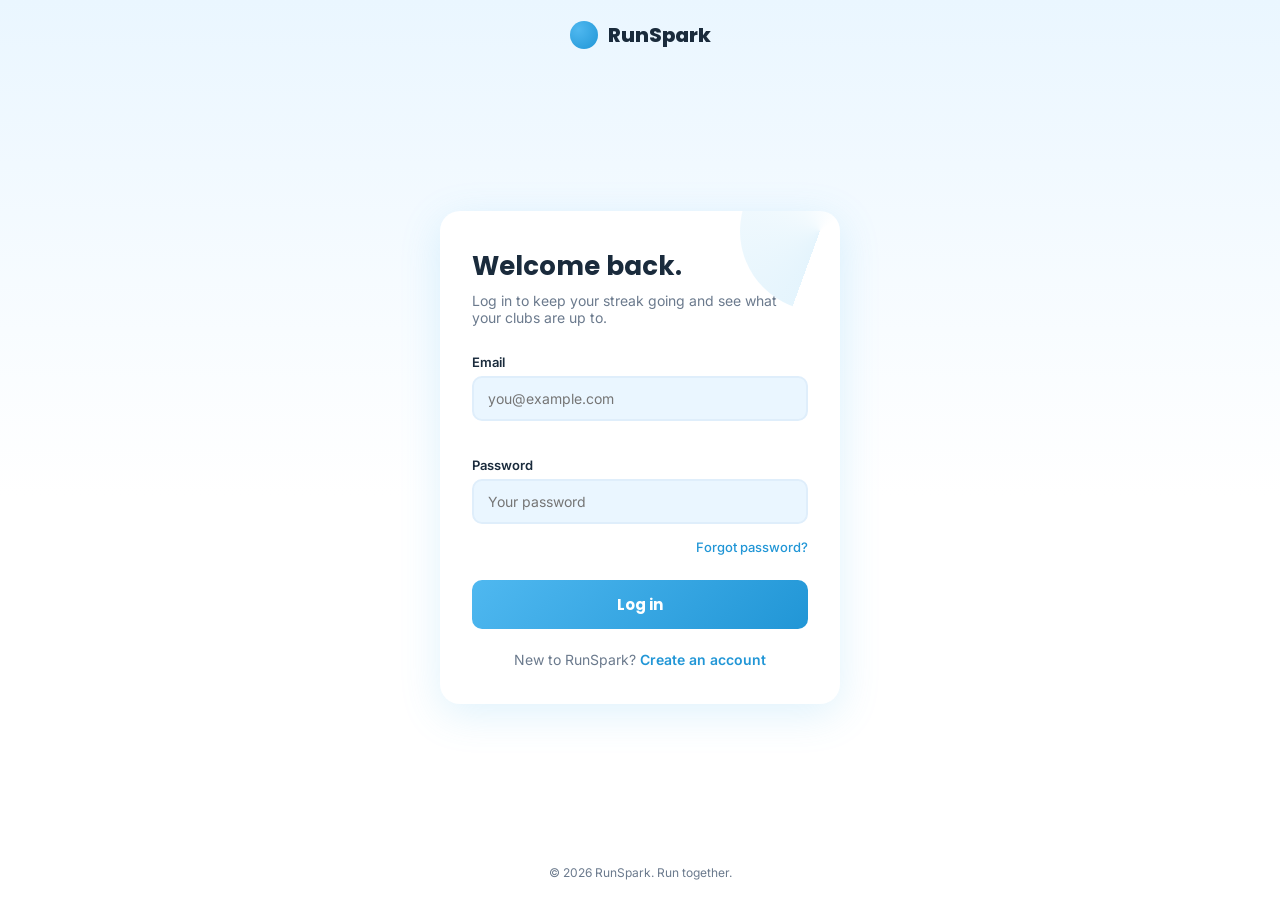
<file: premium.html>
<!DOCTYPE html>
<html lang="en">
<head>
<meta charset="UTF-8">
<meta name="viewport" content="width=device-width, initial-scale=1.0">
<title>Premium — RunSpark</title>
<link rel="preconnect" href="https://fonts.googleapis.com">
<link href="https://fonts.googleapis.com/css2?family=Poppins:wght@600;700;800&family=Inter:wght@400;500;600&display=swap" rel="stylesheet">
<style>
  :root {
    --white: #ffffff;
    --sky: #eaf6ff;
    --blue: #4fb8f0;
    --blue-dark: #2196d6;
    --navy: #1a2b3c;
    --gray: #6b7a8d;
    --green: #34b76b;
    --gold: #f2b544;
  }

  * { box-sizing: border-box; margin: 0; padding: 0; }

  body {
    font-family: 'Inter', sans-serif;
    background: var(--sky);
    color: var(--navy);
    min-height: 100vh;
  }

  header {
    background: var(--white);
    padding: 14px 24px;
    display: flex;
    align-items: center;
    justify-content: space-between;
    gap: 14px;
    flex-wrap: wrap;
    box-shadow: 0 2px 10px rgba(79, 184, 240, 0.1);
  }

  nav { display: flex; align-items: center; gap: 22px; flex-wrap: wrap; }
  .logo img { height: 34px; width: auto; }
  nav a { text-decoration: none; color: var(--navy); font-weight: 600; font-size: 14px; }
  nav a:hover { color: var(--blue-dark); }
  nav a.active { color: var(--blue-dark); }

  .header-right { display: flex; align-items: center; gap: 16px; }
  .greeting { font-size: 14px; color: var(--gray); }

  .logout-btn {
    background: none;
    border: 2px solid var(--blue);
    color: var(--blue-dark);
    padding: 7px 14px;
    border-radius: 8px;
    font-weight: 600;
    font-size: 13px;
    cursor: pointer;
  }
  .logout-btn:hover { background: var(--sky); }

  main {
    max-width: 900px;
    margin: 0 auto;
    padding: 28px 20px 60px;
  }

  .hero {
    text-align: center;
    margin-bottom: 32px;
  }

  .hero .spark {
    font-size: 40px;
    margin-bottom: 8px;
  }

  .hero h1 {
    font-family: 'Poppins', sans-serif;
    font-size: 28px;
    font-weight: 800;
    margin-bottom: 8px;
  }

  .hero p {
    color: var(--gray);
    font-size: 15px;
    max-width: 460px;
    margin: 0 auto;
  }

  .plans {
    display: grid;
    grid-template-columns: 1fr 1fr;
    gap: 20px;
    margin-bottom: 32px;
  }

  @media (max-width: 600px) {
    .plans { grid-template-columns: 1fr; }
  }

  .plan-card {
    background: var(--white);
    border-radius: 20px;
    padding: 26px;
    box-shadow: 0 8px 30px rgba(79, 184, 240, 0.15);
    display: flex;
    flex-direction: column;
    gap: 16px;
  }

  .plan-card.premium {
    border: 2px solid var(--gold);
    position: relative;
  }

  .plan-badge {
    position: absolute;
    top: -12px;
    right: 20px;
    background: var(--gold);
    color: var(--white);
    font-size: 11px;
    font-weight: 700;
    padding: 4px 10px;
    border-radius: 20px;
    text-transform: uppercase;
  }

  .plan-name {
    font-family: 'Poppins', sans-serif;
    font-size: 20px;
    font-weight: 700;
  }

  .plan-price {
    font-family: 'Poppins', sans-serif;
    font-size: 26px;
    font-weight: 800;
    color: var(--blue-dark);
  }

  .plan-price span {
    font-size: 13px;
    font-weight: 500;
    color: var(--gray);
  }

  .feature-list {
    list-style: none;
    display: flex;
    flex-direction: column;
    gap: 10px;
  }

  .feature-list li {
    font-size: 14px;
    display: flex;
    align-items: flex-start;
    gap: 8px;
  }

  .feature-list li.disabled {
    color: var(--gray);
  }

  .check { color: var(--green); font-weight: 700; }
  .dash { color: var(--gray); }

  .plan-btn {
    margin-top: auto;
    border: none;
    padding: 12px;
    border-radius: 10px;
    font-family: 'Poppins', sans-serif;
    font-weight: 700;
    font-size: 14px;
    cursor: pointer;
  }

  .plan-btn.current {
    background: var(--sky);
    color: var(--gray);
    cursor: default;
  }

  .plan-btn.upgrade {
    background: linear-gradient(135deg, var(--gold), #d9962e);
    color: var(--white);
  }

  .plan-btn.upgrade:hover {
    box-shadow: 0 6px 18px rgba(242, 181, 68, 0.4);
  }

  .note-card {
    background: var(--white);
    border-radius: 16px;
    padding: 20px;
    box-shadow: 0 6px 20px rgba(79, 184, 240, 0.12);
    font-size: 13px;
    color: var(--gray);
    text-align: center;
  }
</style>
</head>
<body>

<header>
  <div class="logo">
    <img src="images/runspark-logo.png" alt="RunSpark logo">
  </div>

  <nav>
    <a href="dashboard.html">Dashboard</a>
    <a href="clubs.html">Clubs</a>
    <a href="challenges.html">Challenges</a>
    <a href="profile.html">Profile</a>
    <a href="premium.html" class="active">Premium</a>
    <a href="settings.html">Settings</a>
  </nav>

  <div class="header-right">
    <span class="greeting" id="greeting">Welcome back!</span>
    <button class="logout-btn" id="logoutBtn">Log out</button>
  </div>
</header>

<main>

  <div class="hero">
    <div class="spark">⚡</div>
    <h1>Go further with RunSpark Premium</h1>
    <p>More stats, more comparisons, more ways to see your progress — while keeping the fun and friendly spirit of RunSpark exactly the same.</p>
  </div>

  <div class="plans">

    <div class="plan-card">
      <div class="plan-name">Free</div>
      <div class="plan-price">$0<span> / forever</span></div>
      <ul class="feature-list">
        <li><span class="check">✓</span> Track runs & streaks</li>
        <li><span class="check">✓</span> Join clubs & challenges</li>
        <li><span class="check">✓</span> Earn badges</li>
        <li><span class="check">✓</span> Compare within your region</li>
        <li class="disabled"><span class="dash">–</span> Advanced analytics & charts</li>
        <li class="disabled"><span class="dash">–</span> Global leaderboards</li>
        <li class="disabled"><span class="dash">–</span> Compare with everyone, everywhere</li>
      </ul>
      <button class="plan-btn current" disabled>Current Plan</button>
    </div>

    <div class="plan-card premium">
      <div class="plan-badge">Premium</div>
      <div class="plan-name">Premium</div>
      <div class="plan-price">$1.99<span> / month</span></div>
      <ul class="feature-list">
        <li><span class="check">✓</span> Everything in Free</li>
        <li><span class="check">✓</span> Advanced analytics & charts</li>
        <li><span class="check">✓</span> More detailed statistics</li>
        <li><span class="check">✓</span> Global leaderboards</li>
        <li><span class="check">✓</span> Compare with everyone, everywhere</li>
        <li><span class="check">✓</span> Optional run-time sharing (you're always in control)</li>
      </ul>
      <button class="plan-btn upgrade" id="upgradeBtn">Upgrade to Premium</button>
    </div>

  </div>

  <div class="note-card">
    Premium never includes XP, and it never overrides your privacy settings — hiding your run times always works, even on Premium.
  </div>

</main>

<script>
  const isLoggedIn = localStorage.getItem('runspark_loggedIn') === 'true';
  if (!isLoggedIn) {
    window.location.href = 'login.html';
  }

  const name = localStorage.getItem('runspark_name');
  if (name) {
    document.getElementById('greeting').textContent = 'Hi, ' + name;
  }

  document.getElementById('logoutBtn').addEventListener('click', function () {
    localStorage.removeItem('runspark_loggedIn');
    localStorage.removeItem('runspark_name');
    window.location.href = 'index.html';
  });

  document.getElementById('upgradeBtn').addEventListener('click', function () {
    alert('Premium sign-up will work once we connect real payments. For now, this is just a preview!');
  });
</script>

</body>
</html>
</file>
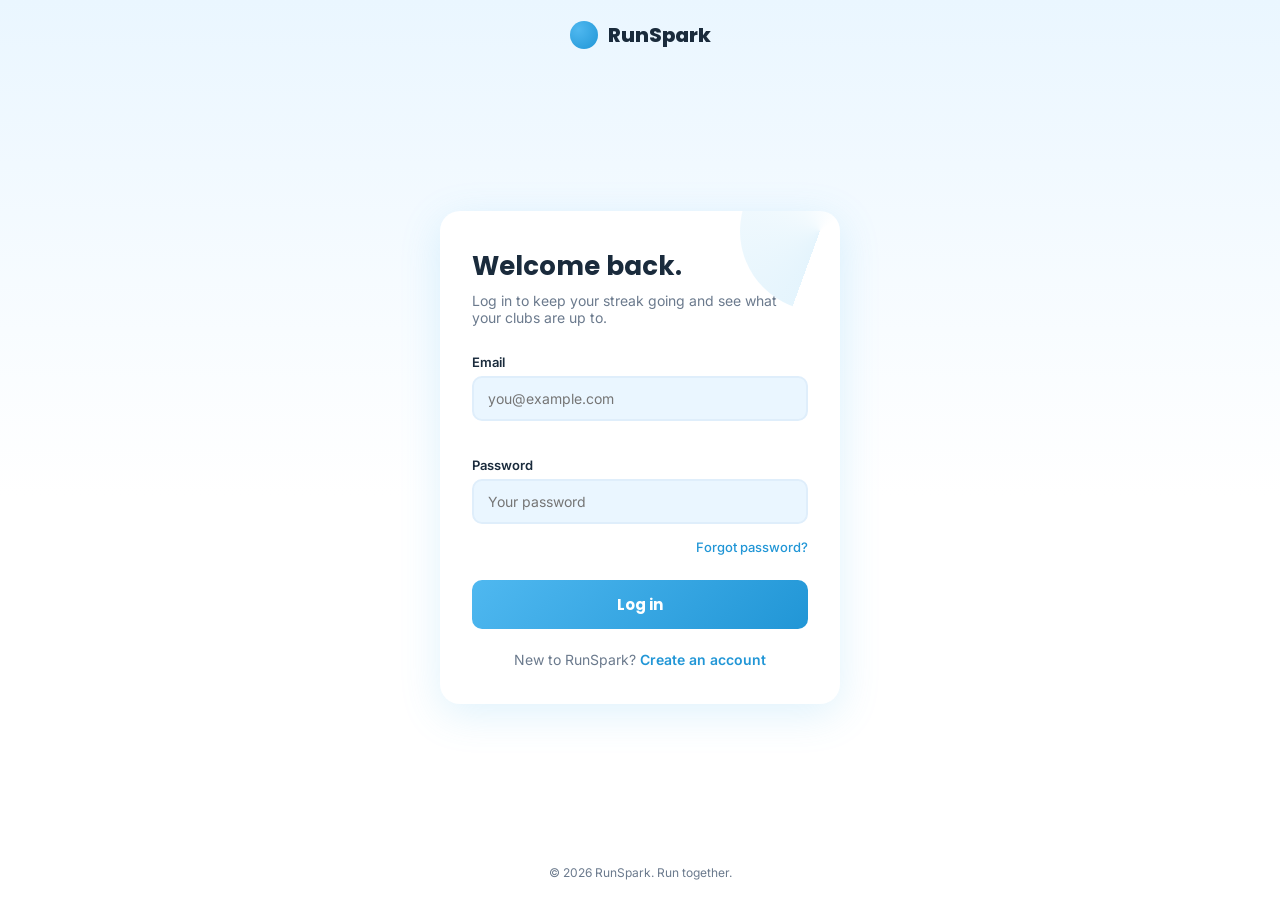
<file: profile.html>
<!DOCTYPE html>
<html lang="en">
<head>
<meta charset="UTF-8">
<meta name="viewport" content="width=device-width, initial-scale=1.0">
<title>Profile — RunSpark</title>
<link rel="preconnect" href="https://fonts.googleapis.com">
<link href="https://fonts.googleapis.com/css2?family=Poppins:wght@600;700;800&family=Inter:wght@400;500;600&display=swap" rel="stylesheet">
<style>
  :root {
    --white: #ffffff;
    --sky: #eaf6ff;
    --blue: #4fb8f0;
    --blue-dark: #2196d6;
    --navy: #1a2b3c;
    --gray: #6b7a8d;
    --green: #34b76b;
  }

  * { box-sizing: border-box; margin: 0; padding: 0; }

  body {
    font-family: 'Inter', sans-serif;
    background: var(--sky);
    color: var(--navy);
    min-height: 100vh;
  }

  header {
    background: var(--white);
    padding: 14px 24px;
    display: flex;
    align-items: center;
    justify-content: space-between;
    gap: 14px;
    flex-wrap: wrap;
    box-shadow: 0 2px 10px rgba(79, 184, 240, 0.1);
  }

  nav { display: flex; align-items: center; gap: 22px; flex-wrap: wrap; }
  .logo img { height: 34px; width: auto; }
  nav a { text-decoration: none; color: var(--navy); font-weight: 600; font-size: 14px; }
  nav a:hover { color: var(--blue-dark); }
  nav a.active { color: var(--blue-dark); }

  .header-right { display: flex; align-items: center; gap: 16px; }
  .greeting { font-size: 14px; color: var(--gray); }

  .logout-btn {
    background: none;
    border: 2px solid var(--blue);
    color: var(--blue-dark);
    padding: 7px 14px;
    border-radius: 8px;
    font-weight: 600;
    font-size: 13px;
    cursor: pointer;
  }
  .logout-btn:hover { background: var(--sky); }

  main {
    max-width: 900px;
    margin: 0 auto;
    padding: 28px 20px 60px;
  }

  .profile-card {
    background: var(--white);
    border-radius: 20px;
    padding: 28px;
    box-shadow: 0 8px 30px rgba(79, 184, 240, 0.15);
    margin-bottom: 24px;
  }

  .profile-top {
    display: flex;
    align-items: center;
    gap: 20px;
    flex-wrap: wrap;
  }

  .avatar {
    width: 90px;
    height: 90px;
    border-radius: 50%;
    background: linear-gradient(135deg, var(--blue), var(--blue-dark));
    display: flex;
    align-items: center;
    justify-content: center;
    color: var(--white);
    font-family: 'Poppins', sans-serif;
    font-weight: 800;
    font-size: 32px;
    flex-shrink: 0;
    border: 3px solid var(--sky);
  }

  .profile-info h2 {
    font-family: 'Poppins', sans-serif;
    font-size: 23px;
    font-weight: 700;
  }

  .profile-info .club {
    color: var(--blue-dark);
    font-weight: 600;
    font-size: 14px;
    margin-top: 4px;
  }

  .profile-tags {
    display: flex;
    gap: 8px;
    margin-top: 8px;
    flex-wrap: wrap;
  }

  .tag {
    background: var(--sky);
    color: var(--gray);
    font-size: 12px;
    font-weight: 600;
    padding: 5px 10px;
    border-radius: 8px;
  }

  .section {
    margin-top: 28px;
  }

  .section h3 {
    font-family: 'Poppins', sans-serif;
    font-size: 17px;
    font-weight: 700;
    margin-bottom: 14px;
  }

  .privacy-card {
    background: var(--white);
    border-radius: 16px;
    padding: 22px;
    box-shadow: 0 6px 20px rgba(79, 184, 240, 0.12);
  }

  .privacy-row {
    display: flex;
    align-items: center;
    justify-content: space-between;
    padding: 12px 0;
    border-bottom: 1px solid var(--sky);
  }

  .privacy-row:last-child { border-bottom: none; }

  .privacy-text .p-title {
    font-weight: 600;
    font-size: 14px;
  }

  .privacy-text .p-desc {
    font-size: 12px;
    color: var(--gray);
    margin-top: 2px;
  }

  .toggle {
    position: relative;
    width: 46px;
    height: 26px;
    flex-shrink: 0;
  }

  .toggle input {
    opacity: 0;
    width: 0;
    height: 0;
  }

  .toggle-slider {
    position: absolute;
    cursor: pointer;
    top: 0; left: 0; right: 0; bottom: 0;
    background-color: #dfeefb;
    border-radius: 26px;
    transition: 0.2s;
  }

  .toggle-slider::before {
    position: absolute;
    content: "";
    height: 20px;
    width: 20px;
    left: 3px;
    bottom: 3px;
    background-color: white;
    border-radius: 50%;
    transition: 0.2s;
  }

  .toggle input:checked + .toggle-slider {
    background-color: var(--blue);
  }

  .toggle input:checked + .toggle-slider::before {
    transform: translateX(20px);
  }

  .privacy-note {
    font-size: 12px;
    color: var(--gray);
    margin-top: 14px;
    text-align: center;
  }

  .stats-grid {
    display: grid;
    grid-template-columns: repeat(auto-fit, minmax(140px, 1fr));
    gap: 14px;
  }

  .stat-card {
    background: var(--white);
    border-radius: 14px;
    padding: 18px;
    text-align: center;
    box-shadow: 0 6px 20px rgba(79, 184, 240, 0.12);
  }

  .stat-card .stat-label {
    font-size: 12px;
    color: var(--gray);
    font-weight: 600;
    margin-bottom: 6px;
  }

  .stat-card .stat-value {
    font-family: 'Poppins', sans-serif;
    font-size: 24px;
    font-weight: 800;
  }

  .stat-card.hidden-stat .stat-value {
    filter: blur(6px);
    user-select: none;
  }

  .badge-gallery {
    display: grid;
    grid-template-columns: repeat(auto-fill, minmax(90px, 1fr));
    gap: 14px;
  }

  .badge-item {
    background: var(--white);
    border-radius: 14px;
    padding: 14px 8px;
    text-align: center;
    box-shadow: 0 6px 20px rgba(79, 184, 240, 0.12);
  }

  .badge-icon {
    width: 50px;
    height: 50px;
    border-radius: 50%;
    background: linear-gradient(135deg, var(--blue), var(--blue-dark));
    display: flex;
    align-items: center;
    justify-content: center;
    font-size: 22px;
    margin: 0 auto 8px;
  }

  .badge-item.locked .badge-icon {
    background: #dfeefb;
    opacity: 0.7;
  }

  .badge-item-name {
    font-size: 11px;
    font-weight: 600;
    color: var(--gray);
  }
</style>
</head>
<body>

<header>
  <div class="logo">
    <img src="images/runspark-logo.png" alt="RunSpark logo">
  </div>

  <nav>
    <a href="dashboard.html">Dashboard</a>
    <a href="clubs.html">Clubs</a>
    <a href="challenges.html">Challenges</a>
    <a href="profile.html" class="active">Profile</a>
    <a href="premium.html">Premium</a>
    <a href="settings.html">Settings</a>
  </nav>

  <div class="header-right">
    <span class="greeting" id="greeting">Welcome back!</span>
    <button class="logout-btn" id="logoutBtn">Log out</button>
  </div>
</header>

<main>

  <div class="profile-card">
    <div class="profile-top">
      <div class="avatar" id="avatarInitials">AR</div>
      <div class="profile-info">
        <h2 id="athleteName">Alex Runner</h2>
        <div class="club">🏃 Thunder Track Club</div>
        <div class="profile-tags">
          <span class="tag">📍 Your City</span>
          <span class="tag">🎽 Runner</span>
        </div>
      </div>
    </div>
  </div>

  <div class="section">
    <h3>Privacy</h3>
    <div class="privacy-card">
      <div class="privacy-row">
        <div class="privacy-text">
          <div class="p-title">Hide my run times from everyone</div>
          <div class="p-desc">Only you will ever see your own times, even from friends or your club.</div>
        </div>
        <label class="toggle">
          <input type="checkbox" id="hideTimesToggle">
          <span class="toggle-slider"></span>
        </label>
      </div>
      <div class="privacy-row">
        <div class="privacy-text">
          <div class="p-title">Share times with Premium comparisons</div>
          <div class="p-desc">Only matters if you're Premium — lets you show up in time-based comparisons.</div>
        </div>
        <label class="toggle">
          <input type="checkbox" id="shareTimesToggle">
          <span class="toggle-slider"></span>
        </label>
      </div>
    </div>
    <div class="privacy-note">By default, only you can see your own run times — this is just for extra control.</div>
  </div>

  <div class="section">
    <h3>Your Stats</h3>
    <div class="stats-grid">
      <div class="stat-card">
        <div class="stat-label">Lifetime miles</div>
        <div class="stat-value">0.0</div>
      </div>
      <div class="stat-card">
        <div class="stat-label">Total runs</div>
        <div class="stat-value">0</div>
      </div>
      <div class="stat-card hidden-stat" id="timeStatCard">
        <div class="stat-label">Average pace</div>
        <div class="stat-value">--:--</div>
      </div>
      <div class="stat-card">
        <div class="stat-label">Best streak</div>
        <div class="stat-value">0</div>
      </div>
    </div>
  </div>

  <div class="section">
    <h3>Badge Collection</h3>
    <div class="badge-gallery">
      <div class="badge-item locked"><div class="badge-icon">🏁</div><div class="badge-item-name">First Race</div></div>
      <div class="badge-item locked"><div class="badge-icon">🔥</div><div class="badge-item-name">7-Day Streak</div></div>
      <div class="badge-item locked"><div class="badge-icon">⭐</div><div class="badge-item-name">50 Miles</div></div>
      <div class="badge-item locked"><div class="badge-icon">🏆</div><div class="badge-item-name">100 Miles</div></div>
      <div class="badge-item locked"><div class="badge-icon">☀️</div><div class="badge-item-name">Summer Spark</div></div>
      <div class="badge-item locked"><div class="badge-icon">🎽</div><div class="badge-item-name">Club Member</div></div>
    </div>
  </div>

</main>

<script>
  const isLoggedIn = localStorage.getItem('runspark_loggedIn') === 'true';
  if (!isLoggedIn) {
    window.location.href = 'login.html';
  }

  const name = localStorage.getItem('runspark_name');
  if (name) {
    document.getElementById('greeting').textContent = 'Hi, ' + name;
    document.getElementById('athleteName').textContent = name;
    const initials = name.trim().split(' ').map(function (n) { return n[0]; }).join('').slice(0, 2).toUpperCase();
    document.getElementById('avatarInitials').textContent = initials;
  }

  document.getElementById('logoutBtn').addEventListener('click', function () {
    localStorage.removeItem('runspark_loggedIn');
    localStorage.removeItem('runspark_name');
    window.location.href = 'index.html';
  });

  const hideTimesToggle = document.getElementById('hideTimesToggle');
  const shareTimesToggle = document.getElementById('shareTimesToggle');
  const timeStatCard = document.getElementById('timeStatCard');

  hideTimesToggle.checked = localStorage.getItem('runspark_hideTimes') === 'true';
  shareTimesToggle.checked = localStorage.getItem('runspark_shareTimes') === 'true';

  function updateTimeVisibility() {
    if (hideTimesToggle.checked) {
      timeStatCard.classList.add('hidden-stat');
    } else {
      timeStatCard.classList.remove('hidden-stat');
    }
  }
  updateTimeVisibility();

  hideTimesToggle.addEventListener('change', function () {
    localStorage.setItem('runspark_hideTimes', hideTimesToggle.checked);
    updateTimeVisibility();
  });

  shareTimesToggle.addEventListener('change', function () {
    localStorage.setItem('runspark_shareTimes', shareTimesToggle.checked);
  });
</script>

</body>
</html>
</file>
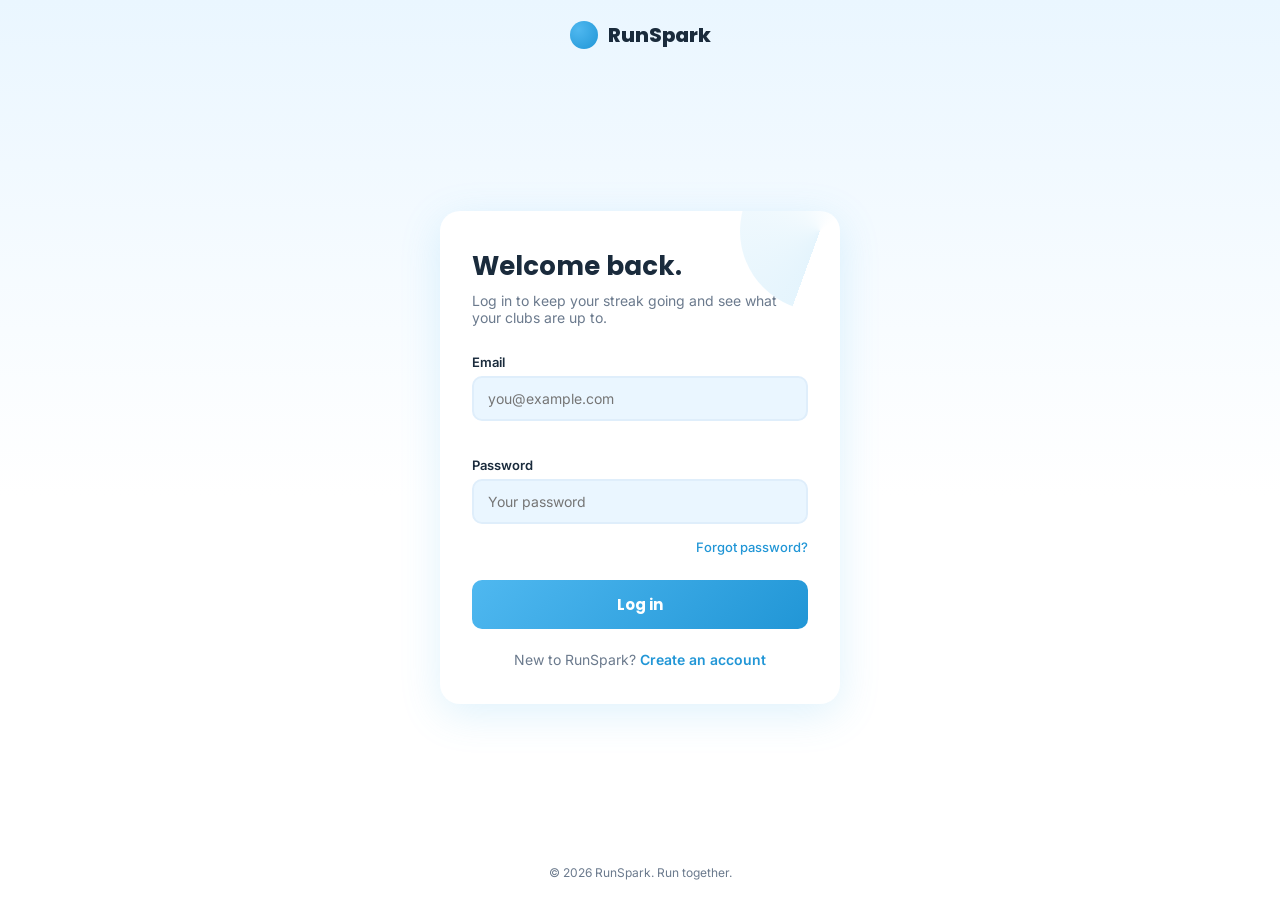
<file: settings.html>
<!DOCTYPE html>
<html lang="en">
<head>
<meta charset="UTF-8">
<meta name="viewport" content="width=device-width, initial-scale=1.0">
<title>Settings — RunSpark</title>
<link rel="preconnect" href="https://fonts.googleapis.com">
<link href="https://fonts.googleapis.com/css2?family=Poppins:wght@600;700;800&family=Inter:wght@400;500;600&display=swap" rel="stylesheet">
<style>
  :root {
    --white: #ffffff;
    --sky: #eaf6ff;
    --blue: #4fb8f0;
    --blue-dark: #2196d6;
    --navy: #1a2b3c;
    --gray: #6b7a8d;
    --red: #e0554f;
  }

  * { box-sizing: border-box; margin: 0; padding: 0; }

  body {
    font-family: 'Inter', sans-serif;
    background: var(--sky);
    color: var(--navy);
    min-height: 100vh;
  }

  header {
    background: var(--white);
    padding: 14px 24px;
    display: flex;
    align-items: center;
    justify-content: space-between;
    gap: 14px;
    flex-wrap: wrap;
    box-shadow: 0 2px 10px rgba(79, 184, 240, 0.1);
  }

  nav { display: flex; align-items: center; gap: 22px; flex-wrap: wrap; }
  .logo img { height: 34px; width: auto; }
  nav a { text-decoration: none; color: var(--navy); font-weight: 600; font-size: 14px; }
  nav a:hover { color: var(--blue-dark); }
  nav a.active { color: var(--blue-dark); }

  .header-right { display: flex; align-items: center; gap: 16px; }
  .greeting { font-size: 14px; color: var(--gray); }

  .logout-btn {
    background: none;
    border: 2px solid var(--blue);
    color: var(--blue-dark);
    padding: 7px 14px;
    border-radius: 8px;
    font-weight: 600;
    font-size: 13px;
    cursor: pointer;
  }
  .logout-btn:hover { background: var(--sky); }

  main {
    max-width: 700px;
    margin: 0 auto;
    padding: 28px 20px 60px;
  }

  .page-title {
    font-family: 'Poppins', sans-serif;
    font-size: 26px;
    font-weight: 700;
    margin-bottom: 28px;
  }

  .section { margin-bottom: 28px; }

  .section h2 {
    font-family: 'Poppins', sans-serif;
    font-size: 16px;
    font-weight: 700;
    margin-bottom: 12px;
  }

  .card {
    background: var(--white);
    border-radius: 16px;
    padding: 8px 22px;
    box-shadow: 0 6px 20px rgba(79, 184, 240, 0.12);
  }

  .row {
    display: flex;
    align-items: center;
    justify-content: space-between;
    padding: 16px 0;
    border-bottom: 1px solid var(--sky);
    gap: 16px;
  }

  .row:last-child { border-bottom: none; }

  .row-text .r-title {
    font-weight: 600;
    font-size: 14px;
  }

  .row-text .r-desc {
    font-size: 12px;
    color: var(--gray);
    margin-top: 2px;
  }

  .row-value {
    font-size: 14px;
    color: var(--gray);
    white-space: nowrap;
  }

  .edit-link {
    color: var(--blue-dark);
    font-weight: 600;
    font-size: 13px;
    text-decoration: none;
    white-space: nowrap;
  }

  .edit-link:hover { text-decoration: underline; }

  .toggle {
    position: relative;
    width: 46px;
    height: 26px;
    flex-shrink: 0;
  }

  .toggle input {
    opacity: 0;
    width: 0;
    height: 0;
  }

  .toggle-slider {
    position: absolute;
    cursor: pointer;
    top: 0; left: 0; right: 0; bottom: 0;
    background-color: #dfeefb;
    border-radius: 26px;
    transition: 0.2s;
  }

  .toggle-slider::before {
    position: absolute;
    content: "";
    height: 20px;
    width: 20px;
    left: 3px;
    bottom: 3px;
    background-color: white;
    border-radius: 50%;
    transition: 0.2s;
  }

  .toggle input:checked + .toggle-slider {
    background-color: var(--blue);
  }

  .toggle input:checked + .toggle-slider::before {
    transform: translateX(20px);
  }

  .safety-note {
    background: var(--white);
    border-radius: 16px;
    padding: 18px 22px;
    box-shadow: 0 6px 20px rgba(79, 184, 240, 0.12);
    font-size: 13px;
    color: var(--gray);
    display: flex;
    gap: 12px;
    align-items: flex-start;
  }

  .safety-note .icon { font-size: 20px; flex-shrink: 0; }

  .danger-card {
    background: var(--white);
    border-radius: 16px;
    padding: 8px 22px;
    box-shadow: 0 6px 20px rgba(224, 85, 79, 0.1);
    border: 1px solid #fbdedc;
  }

  .danger-btn {
    background: none;
    border: none;
    color: var(--red);
    font-weight: 600;
    font-size: 14px;
    cursor: pointer;
  }
</style>
</head>
<body>

<header>
  <div class="logo">
    <img src="images/runspark-logo.png" alt="RunSpark logo">
  </div>

  <nav>
    <a href="dashboard.html">Dashboard</a>
    <a href="clubs.html">Clubs</a>
    <a href="challenges.html">Challenges</a>
    <a href="profile.html">Profile</a>
    <a href="premium.html">Premium</a>
    <a href="settings.html" class="active">Settings</a>
  </nav>

  <div class="header-right">
    <span class="greeting" id="greeting">Welcome back!</span>
    <button class="logout-btn" id="logoutBtn">Log out</button>
  </div>
</header>

<main>
  <div class="page-title">Settings</div>

  <div class="section">
    <h2>Account</h2>
    <div class="card">
      <div class="row">
        <div class="row-text">
          <div class="r-title">Name</div>
        </div>
        <div class="row-value" id="settingsName">Alex Runner</div>
      </div>
      <div class="row">
        <div class="row-text">
          <div class="r-title">Email</div>
        </div>
        <div class="row-value">you@example.com</div>
      </div>
      <div class="row">
        <div class="row-text">
          <div class="r-title">Password</div>
        </div>
        <a href="#" class="edit-link">Change password</a>
      </div>
    </div>
  </div>

  <div class="section">
    <h2>Notifications</h2>
    <div class="card">
      <div class="row">
        <div class="row-text">
          <div class="r-title">Challenge reminders</div>
          <div class="r-desc">Get a nudge when you're close to a goal</div>
        </div>
        <label class="toggle">
          <input type="checkbox" id="notif1" checked>
          <span class="toggle-slider"></span>
        </label>
      </div>
      <div class="row">
        <div class="row-text">
          <div class="r-title">Club announcements</div>
          <div class="r-desc">Updates from clubs you've joined</div>
        </div>
        <label class="toggle">
          <input type="checkbox" id="notif2" checked>
          <span class="toggle-slider"></span>
        </label>
      </div>
      <div class="row">
        <div class="row-text">
          <div class="r-title">Badge celebrations</div>
          <div class="r-desc">Let us know when you earn something new</div>
        </div>
        <label class="toggle">
          <input type="checkbox" id="notif3" checked>
          <span class="toggle-slider"></span>
        </label>
      </div>
    </div>
  </div>

  <div class="section">
    <h2>Privacy & Safety</h2>
    <div class="safety-note">
      <div class="icon">🔒</div>
      <div>
        Your run-time privacy and sharing settings live on your <a href="profile.html" style="color: var(--blue-dark); font-weight: 600;">Profile page</a>. Parents managing a child's account can adjust club invites, visibility, and approvals from there too.
      </div>
    </div>
  </div>

  <div class="section">
    <h2>Danger Zone</h2>
    <div class="danger-card">
      <div class="row">
        <div class="row-text">
          <div class="r-title">Delete account</div>
          <div class="r-desc">This will permanently remove your RunSpark data</div>
        </div>
        <button class="danger-btn" id="deleteBtn">Delete</button>
      </div>
    </div>
  </div>

</main>

<script>
  const isLoggedIn = localStorage.getItem('runspark_loggedIn') === 'true';
  if (!isLoggedIn) {
    window.location.href = 'login.html';
  }

  const name = localStorage.getItem('runspark_name');
  if (name) {
    document.getElementById('greeting').textContent = 'Hi, ' + name;
    document.getElementById('settingsName').textContent = name;
  }

  document.getElementById('logoutBtn').addEventListener('click', function () {
    localStorage.removeItem('runspark_loggedIn');
    localStorage.removeItem('runspark_name');
    window.location.href = 'index.html';
  });

  document.getElementById('deleteBtn').addEventListener('click', function () {
    const sure = confirm('Are you sure? This is just a placeholder for now — no real account will be deleted, since there\'s no backend yet.');
    if (sure) {
      alert('Once we connect a real backend, this will permanently delete the account.');
    }
  });
</script>

</body>
</html>
</file>
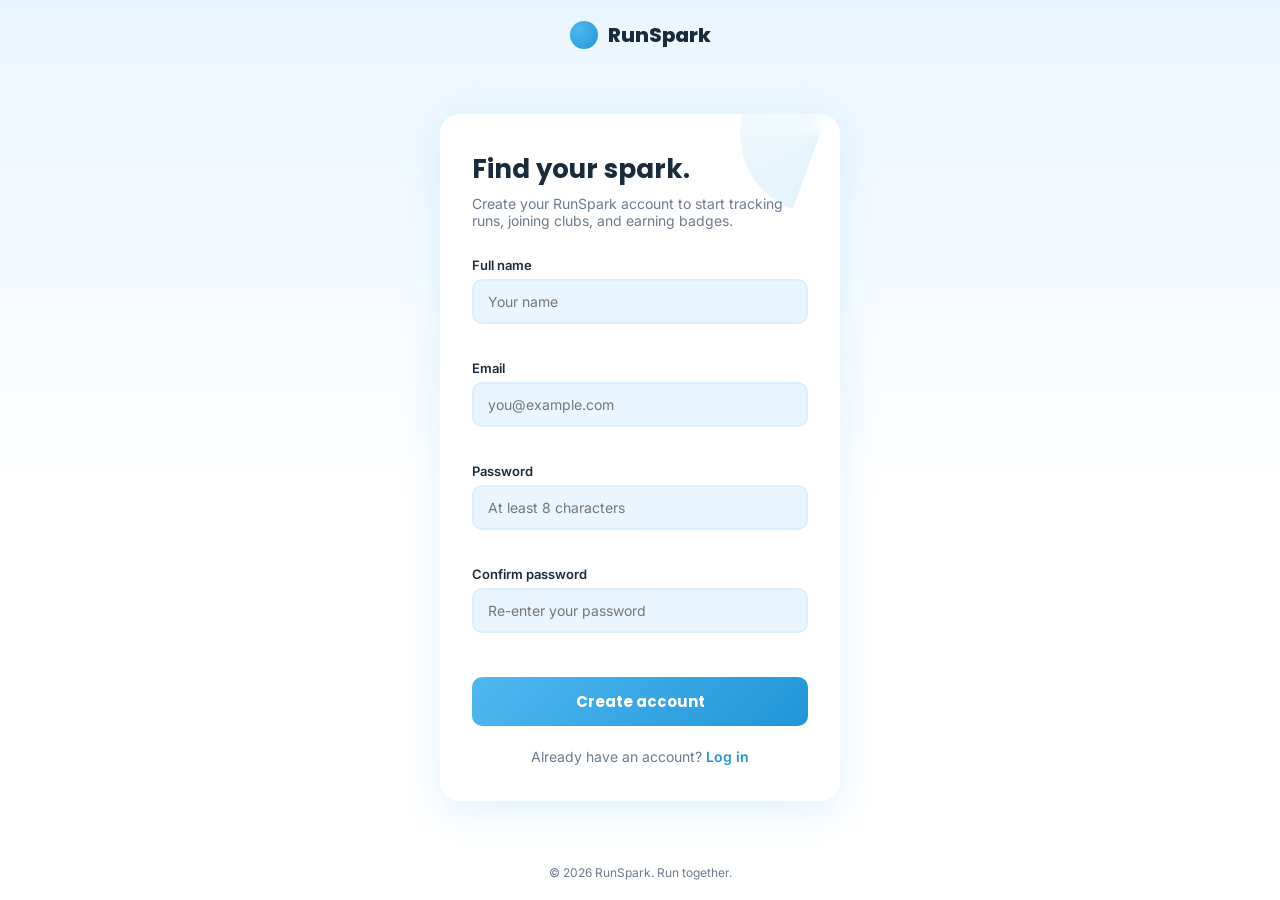
<file: signup.html>
<!DOCTYPE html>
<html lang="en">
<head>
<meta charset="UTF-8">
<meta name="viewport" content="width=device-width, initial-scale=1.0">
<title>Sign Up — RunSpark</title>
<link rel="preconnect" href="https://fonts.googleapis.com">
<link href="https://fonts.googleapis.com/css2?family=Poppins:wght@600;700;800&family=Inter:wght@400;500;600&display=swap" rel="stylesheet">
<style>
  :root {
    --white: #ffffff;
    --sky: #eaf6ff;
    --blue: #4fb8f0;
    --blue-dark: #2196d6;
    --navy: #1a2b3c;
    --gray: #6b7a8d;
    --error: #e0554f;
  }

  * { box-sizing: border-box; margin: 0; padding: 0; }

  body {
    font-family: 'Inter', sans-serif;
    background: linear-gradient(180deg, var(--sky) 0%, var(--white) 55%);
    color: var(--navy);
    min-height: 100vh;
    display: flex;
    flex-direction: column;
    align-items: center;
  }

  /* Simple header, matches landing page brand */
  header {
    width: 100%;
    padding: 20px 24px;
    display: flex;
    align-items: center;
    justify-content: center;
    gap: 10px;
  }

  header .logo-mark {
    width: 28px;
    height: 28px;
    border-radius: 50%;
    background: radial-gradient(circle at 30% 30%, var(--blue), var(--blue-dark));
  }

  header .logo-text {
    font-family: 'Poppins', sans-serif;
    font-weight: 800;
    font-size: 20px;
    color: var(--navy);
  }

  main {
    flex: 1;
    display: flex;
    align-items: center;
    justify-content: center;
    width: 100%;
    padding: 20px;
  }

  .card {
    background: var(--white);
    width: 100%;
    max-width: 400px;
    border-radius: 20px;
    padding: 36px 32px;
    box-shadow: 0 10px 40px rgba(79, 184, 240, 0.18);
    position: relative;
    overflow: hidden;
  }

  /* Signature element: a soft "spark trail" arcing behind the card corner */
  .card::before {
    content: "";
    position: absolute;
    top: -60px;
    right: -60px;
    width: 160px;
    height: 160px;
    border-radius: 50%;
    background: conic-gradient(from 200deg, var(--blue), transparent 60%);
    opacity: 0.15;
  }

  .card h1 {
    font-family: 'Poppins', sans-serif;
    font-size: 26px;
    font-weight: 700;
    margin-bottom: 6px;
    position: relative;
  }

  .card p.subtitle {
    color: var(--gray);
    font-size: 14px;
    margin-bottom: 28px;
    position: relative;
  }

  form {
    display: flex;
    flex-direction: column;
    gap: 16px;
    position: relative;
  }

  label {
    font-size: 13px;
    font-weight: 600;
    color: var(--navy);
    margin-bottom: 6px;
    display: block;
  }

  input {
    width: 100%;
    padding: 12px 14px;
    border: 2px solid #dfeefb;
    border-radius: 10px;
    font-family: 'Inter', sans-serif;
    font-size: 14px;
    color: var(--navy);
    background: var(--sky);
    transition: border-color 0.15s ease;
  }

  input:focus {
    outline: none;
    border-color: var(--blue);
    background: var(--white);
  }

  .field-error {
    font-size: 12px;
    color: var(--error);
    min-height: 16px;
    margin-top: 4px;
  }

  .submit-btn {
    margin-top: 8px;
    width: 100%;
    padding: 13px;
    border: none;
    border-radius: 10px;
    background: linear-gradient(135deg, var(--blue), var(--blue-dark));
    color: var(--white);
    font-family: 'Poppins', sans-serif;
    font-weight: 700;
    font-size: 15px;
    cursor: pointer;
    transition: transform 0.1s ease, box-shadow 0.15s ease;
  }

  .submit-btn:hover {
    box-shadow: 0 6px 18px rgba(79, 184, 240, 0.4);
    transform: translateY(-1px);
  }

  .switch-link {
    text-align: center;
    font-size: 14px;
    color: var(--gray);
    margin-top: 22px;
    position: relative;
  }

  .switch-link a {
    color: var(--blue-dark);
    font-weight: 600;
    text-decoration: none;
  }

  .switch-link a:hover {
    text-decoration: underline;
  }

  footer {
    padding: 20px;
    font-size: 12px;
    color: var(--gray);
  }

  @media (max-width: 480px) {
    .card { padding: 28px 22px; border-radius: 16px; }
    .card h1 { font-size: 22px; }
  }
</style>
</head>
<body>

<header>
  <div class="logo-mark"></div>
  <div class="logo-text">RunSpark</div>
</header>

<main>
  <div class="card">
    <h1>Find your spark.</h1>
    <p class="subtitle">Create your RunSpark account to start tracking runs, joining clubs, and earning badges.</p>

    <form id="signupForm" novalidate>
      <div>
        <label for="name">Full name</label>
        <input type="text" id="name" name="name" placeholder="Your name" required>
        <div class="field-error" id="nameError"></div>
      </div>

      <div>
        <label for="email">Email</label>
        <input type="email" id="email" name="email" placeholder="you@example.com" required>
        <div class="field-error" id="emailError"></div>
      </div>

      <div>
        <label for="password">Password</label>
        <input type="password" id="password" name="password" placeholder="At least 8 characters" required>
        <div class="field-error" id="passwordError"></div>
      </div>

      <div>
        <label for="confirmPassword">Confirm password</label>
        <input type="password" id="confirmPassword" name="confirmPassword" placeholder="Re-enter your password" required>
        <div class="field-error" id="confirmError"></div>
      </div>

      <button type="submit" class="submit-btn">Create account</button>
    </form>

    <div class="switch-link">
      Already have an account? <a href="login.html">Log in</a>
    </div>
  </div>
</main>

<footer>© 2026 RunSpark. Run together.</footer>

<script>
  const form = document.getElementById('signupForm');

  form.addEventListener('submit', function (e) {
    e.preventDefault();
    let valid = true;

    const name = document.getElementById('name');
    const email = document.getElementById('email');
    const password = document.getElementById('password');
    const confirmPassword = document.getElementById('confirmPassword');

    document.getElementById('nameError').textContent = '';
    document.getElementById('emailError').textContent = '';
    document.getElementById('passwordError').textContent = '';
    document.getElementById('confirmError').textContent = '';

    if (name.value.trim().length < 2) {
      document.getElementById('nameError').textContent = 'Please enter your name.';
      valid = false;
    }

    const emailPattern = /^[^\s@]+@[^\s@]+\.[^\s@]+$/;
    if (!emailPattern.test(email.value.trim())) {
      document.getElementById('emailError').textContent = 'Please enter a valid email.';
      valid = false;
    }

    if (password.value.length < 8) {
      document.getElementById('passwordError').textContent = 'Password must be at least 8 characters.';
      valid = false;
    }

    if (confirmPassword.value !== password.value) {
      document.getElementById('confirmError').textContent = 'Passwords do not match.';
      valid = false;
    }

    if (valid) {
      // No real backend yet, so we save login state right in the browser.
      // Later, this will be replaced with a real account created on a server.
      localStorage.setItem('runspark_loggedIn', 'true');
      localStorage.setItem('runspark_name', name.value.trim());
      window.location.href = 'dashboard.html';
    }
  });
</script>

</body>
</html>
</file>
<file: style.css>
* {
    margin: 0;
    padding: 0;
    box-sizing: border-box;
}

body {
    font-family: Arial, Helvetica, sans-serif;
    background: white;
    color: #333;
}

header {
    display: flex;
    justify-content: space-between;
    align-items: center;
    padding: 20px 60px;
    border-bottom: 1px solid #eee;
}

header h1 {
    color: #58bfff;
    font-size: 32px;
}

nav a {
    text-decoration: none;
    color: #333;
    margin-left: 25px;
    font-weight: bold;
}

nav a:hover {
    color: #58bfff;
}

.hero {
    text-align: center;
    padding: 120px 20px;
}

.hero h2 {
    font-size: 52px;
    color: #58bfff;
    margin-bottom: 20px;
}

.hero p {
    font-size: 22px;
    max-width: 650px;
    margin: auto;
    line-height: 1.6;
    margin-bottom: 40px;
}

button {
    background: #58bfff;
    color: white;
    border: none;
    padding: 15px 35px;
    font-size: 18px;
    border-radius: 30px;
    cursor: pointer;
    transition: 0.3s;
}

button:hover {
    background: #38aef8;
}
</file>
